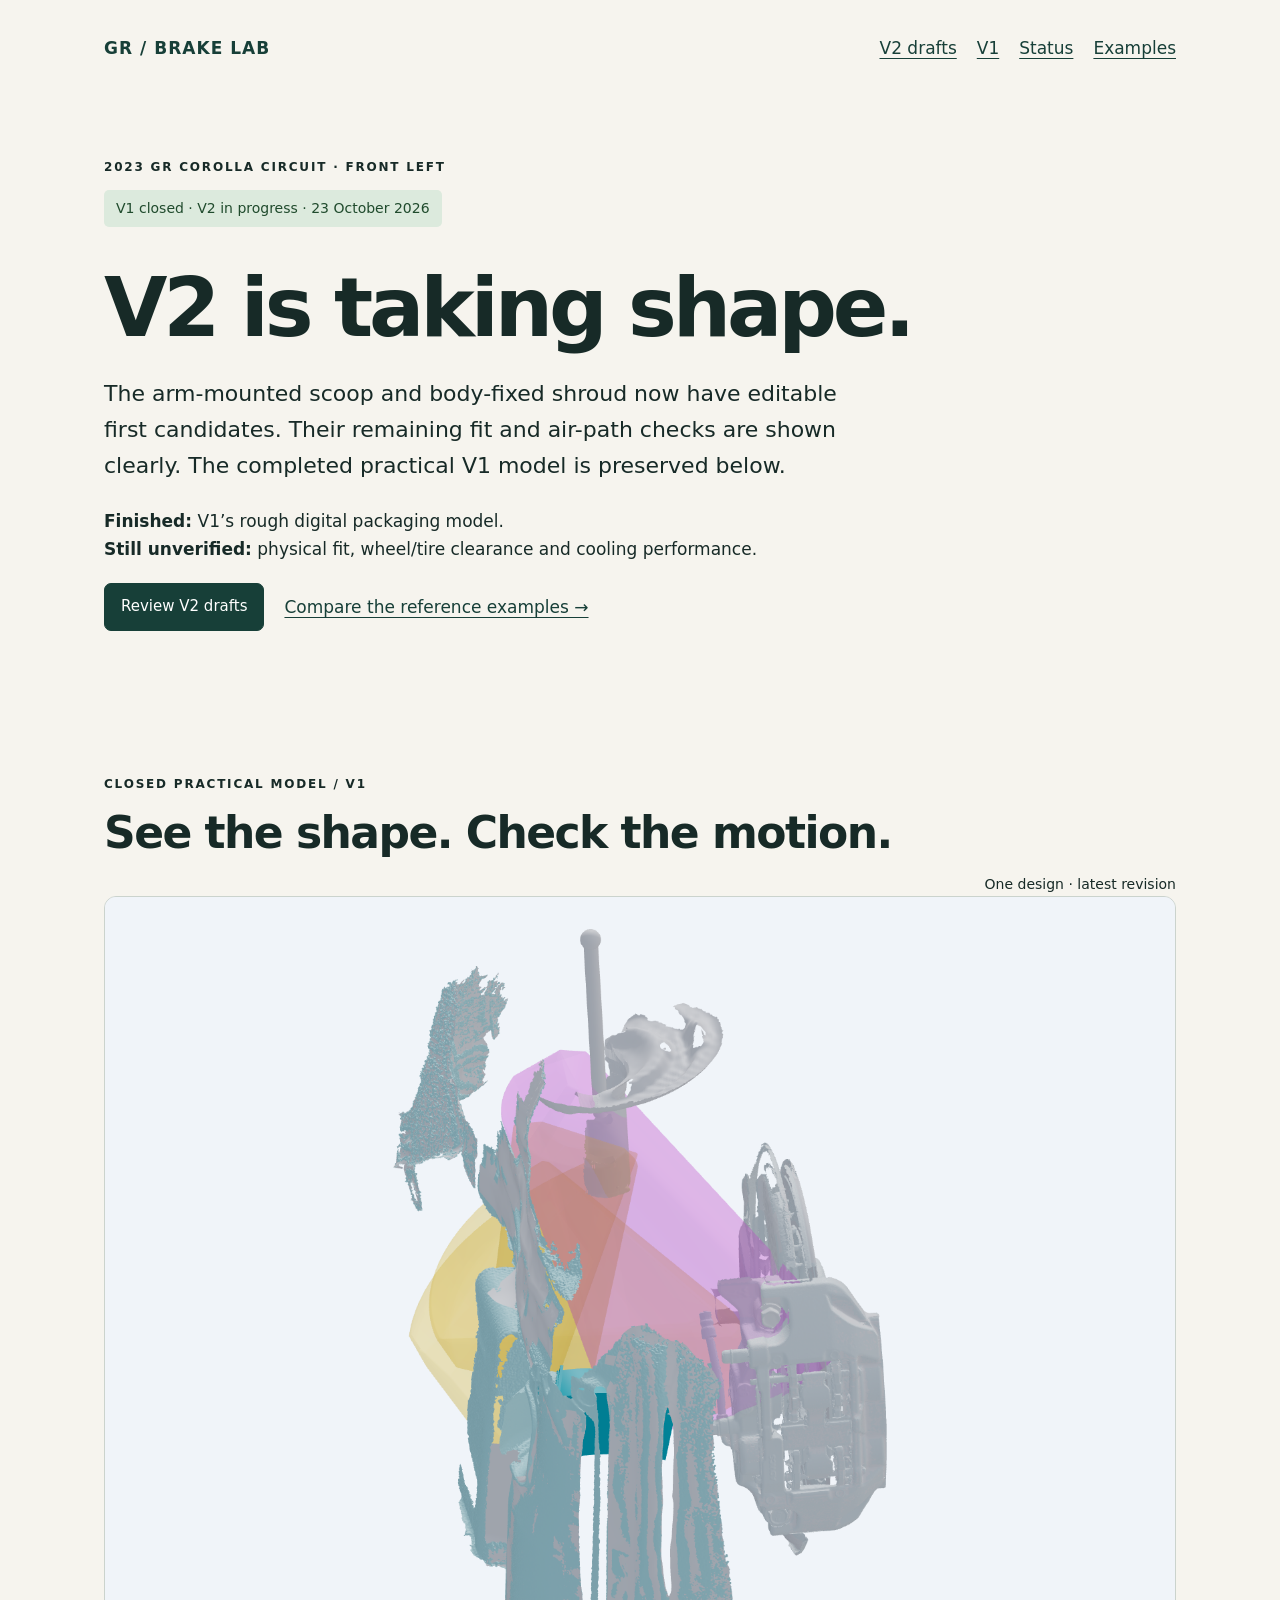
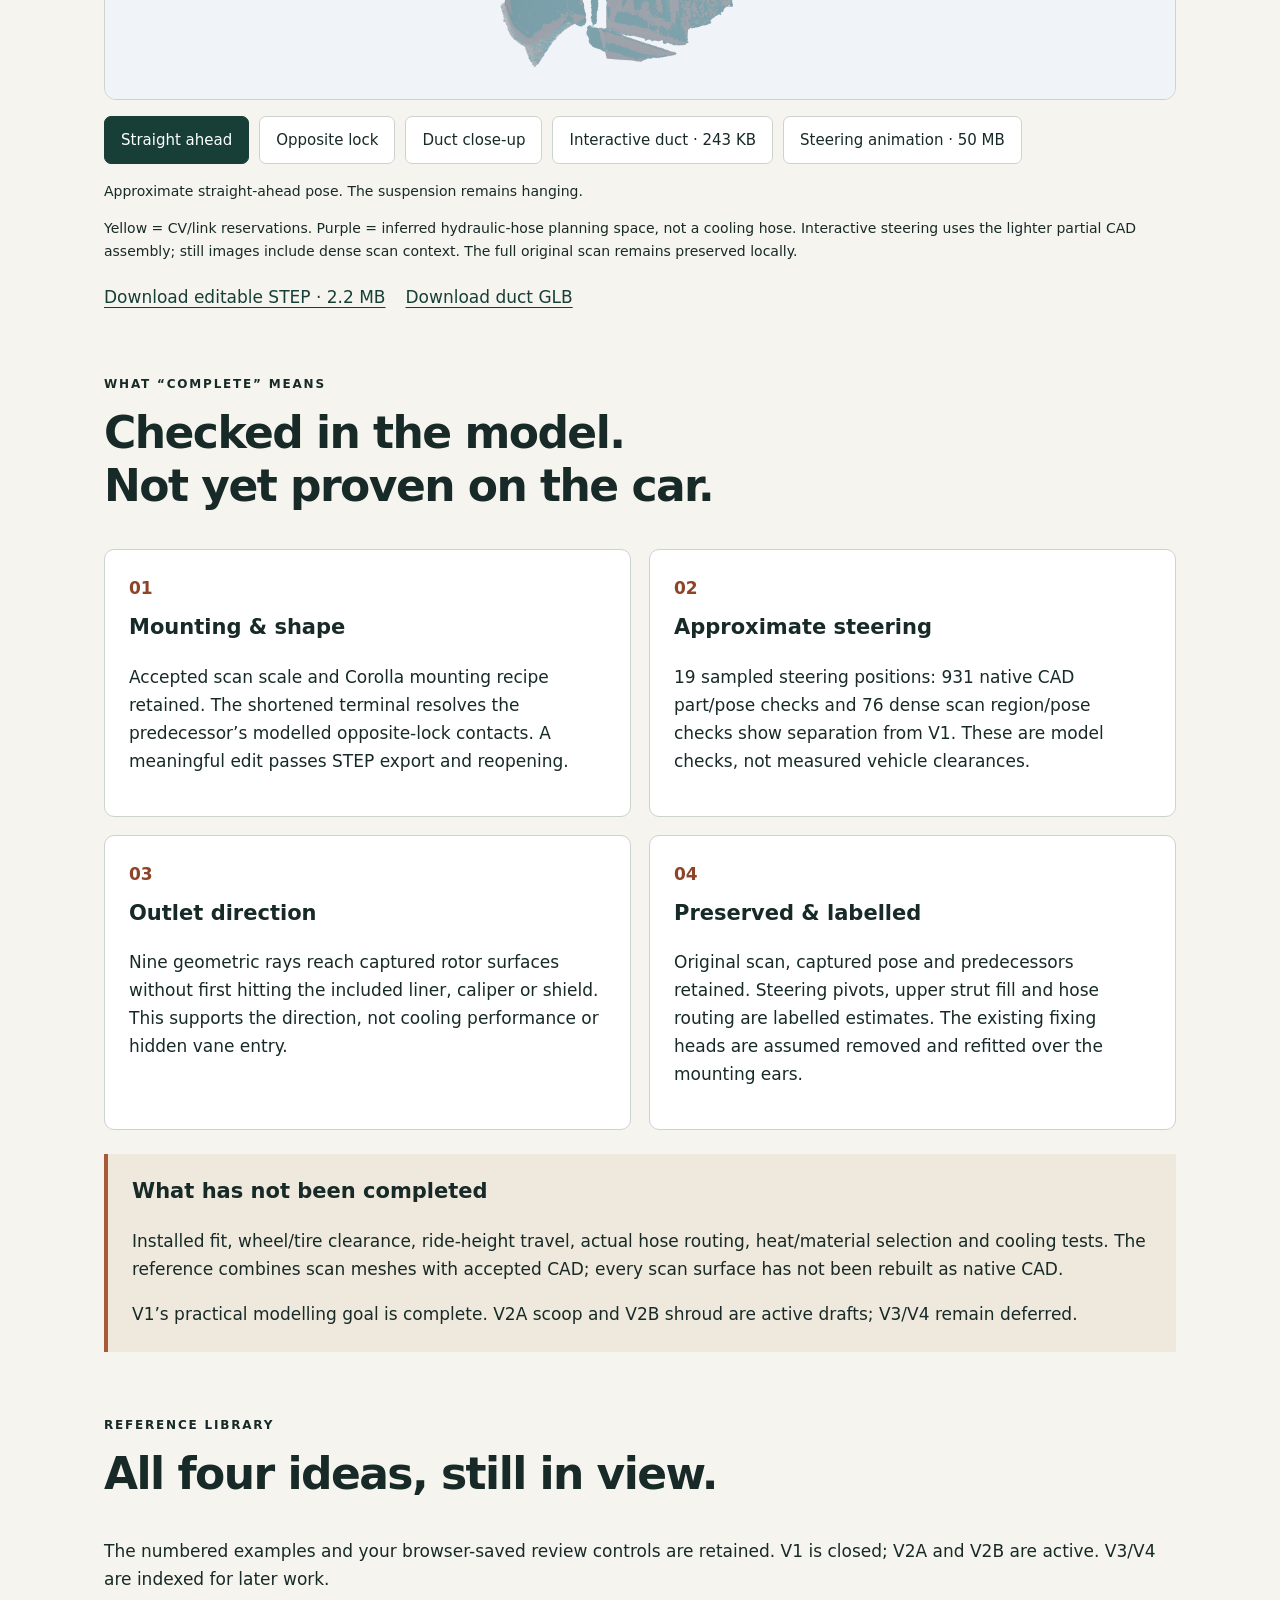
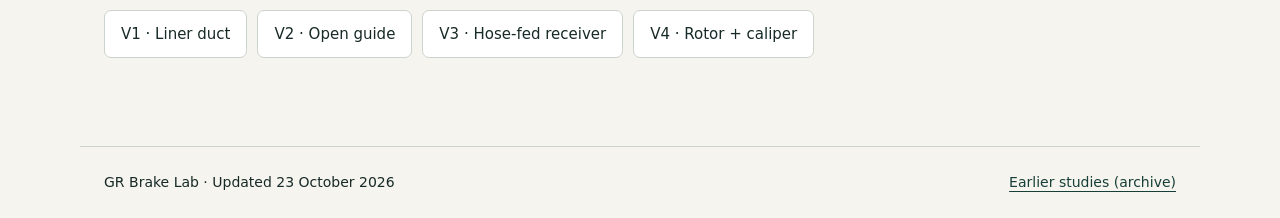
<file: index.html>
<!doctype html>
<html lang="en"><head><meta charset="utf-8"><meta name="viewport" content="width=device-width,initial-scale=1,viewport-fit=cover"><meta name="theme-color" content="#173f38"><meta name="description" content="GR Corolla brake cooling: V2 scoop and shroud drafts, closed V1 model, and four-version reference library."><title>V2 in progress · GR Brake Lab</title><link rel="icon" href="favicon.svg"><link rel="stylesheet" href="current.css"><script src="current.js" defer></script></head>
<body><a class="skip" href="#main">Skip to current model</a><header><a class="brand" href="index.html">GR / BRAKE LAB</a><nav aria-label="Main"><a href="v2.html">V2 drafts</a><a href="#model">V1</a><a href="#checks">Status</a><a href="review.html">Examples</a></nav></header>
<main id="main"><section class="hero"><p class="eyebrow">2023 GR COROLLA CIRCUIT · FRONT LEFT</p><p class="badge">V1 closed · V2 in progress · 23 October 2026</p><h1>V2 is taking shape.</h1><p class="lead">The arm-mounted scoop and body-fixed shroud now have editable first candidates. Their remaining fit and air-path checks are shown clearly. The completed practical V1 model is preserved below.</p><p><strong>Finished:</strong> V1’s rough digital packaging model.<br><strong>Still unverified:</strong> physical fit, wheel/tire clearance and cooling performance.</p><div class="links"><a class="button" href="v2.html">Review V2 drafts</a><a href="review.html#V1-01">Compare the reference examples →</a></div></section>
<section id="model" aria-labelledby="model-title"><div class="section-title"><div><p class="eyebrow">CLOSED PRACTICAL MODEL / V1</p><h2 id="model-title">See the shape. Check the motion.</h2></div><span>One design · latest revision</span></div><div class="viewer"><img id="poster" src="assets/current/straight.png" width="1600" height="1200" alt="Whole scan and CAD context at approximate straight ahead; yellow CV/link reservations and purple inferred hydraulic hose space"><div id="model-slot" hidden></div></div><div class="controls" aria-label="Model views"><button data-image="straight" aria-pressed="true">Straight ahead</button><button data-image="opposite" aria-pressed="false">Opposite lock</button><button data-image="duct" aria-pressed="false">Duct close-up</button><button data-model="v1" aria-pressed="false">Interactive duct · 243 KB</button><button data-model="steering" aria-pressed="false">Steering animation · 50 MB</button></div><p id="media-status" role="status">Approximate straight-ahead pose. The suspension remains hanging.</p><div id="play-controls" hidden><button id="play" aria-pressed="false">Play steering</button><label for="timeline">Steering position</label><input id="timeline" type="range" min="0" max="10" step="0.05" value="0"></div><p class="caption">Yellow = CV/link reservations. Purple = inferred hydraulic-hose planning space, not a cooling hose. Interactive steering uses the lighter partial CAD assembly; still images include dense scan context. The full original scan remains preserved locally.</p><div class="links"><a href="assets/current/v1.step" download>Download editable STEP · 2.2 MB</a><a href="assets/current/v1.glb" download>Download duct GLB</a></div></section>
<section id="checks"><p class="eyebrow">WHAT “COMPLETE” MEANS</p><h2>Checked in the model.<br>Not yet proven on the car.</h2><div class="grid"><article><span class="number">01</span><h3>Mounting & shape</h3><p>Accepted scan scale and Corolla mounting recipe retained. The shortened terminal resolves the predecessor’s modelled opposite-lock contacts. A meaningful edit passes STEP export and reopening.</p></article><article><span class="number">02</span><h3>Approximate steering</h3><p>19 sampled steering positions: 931 native CAD part/pose checks and 76 dense scan region/pose checks show separation from V1. These are model checks, not measured vehicle clearances.</p></article><article><span class="number">03</span><h3>Outlet direction</h3><p>Nine geometric rays reach captured rotor surfaces without first hitting the included liner, caliper or shield. This supports the direction, not cooling performance or hidden vane entry.</p></article><article><span class="number">04</span><h3>Preserved & labelled</h3><p>Original scan, captured pose and predecessors retained. Steering pivots, upper strut fill and hose routing are labelled estimates. The existing fixing heads are assumed removed and refitted over the mounting ears.</p></article></div><aside><h3>What has not been completed</h3><p>Installed fit, wheel/tire clearance, ride-height travel, actual hose routing, heat/material selection and cooling tests. The reference combines scan meshes with accepted CAD; every scan surface has not been rebuilt as native CAD.</p><p>V1’s practical modelling goal is complete. V2A scoop and V2B shroud are active drafts; V3/V4 remain deferred.</p></aside></section>
<section><p class="eyebrow">REFERENCE LIBRARY</p><h2>All four ideas, still in view.</h2><p>The numbered examples and your browser-saved review controls are retained. V1 is closed; V2A and V2B are active. V3/V4 are indexed for later work.</p><div class="controls"><a href="review.html#V1-01">V1 · Liner duct</a><a href="review.html#V2-01">V2 · Open guide</a><a href="review.html#V3-01">V3 · Hose-fed receiver</a><a href="review.html#V4-01">V4 · Rotor + caliper</a></div></section></main><footer><span>GR Brake Lab · Updated 23 October 2026</span><a href="earlier-concepts.html">Earlier studies (archive)</a></footer></body></html>
</file>
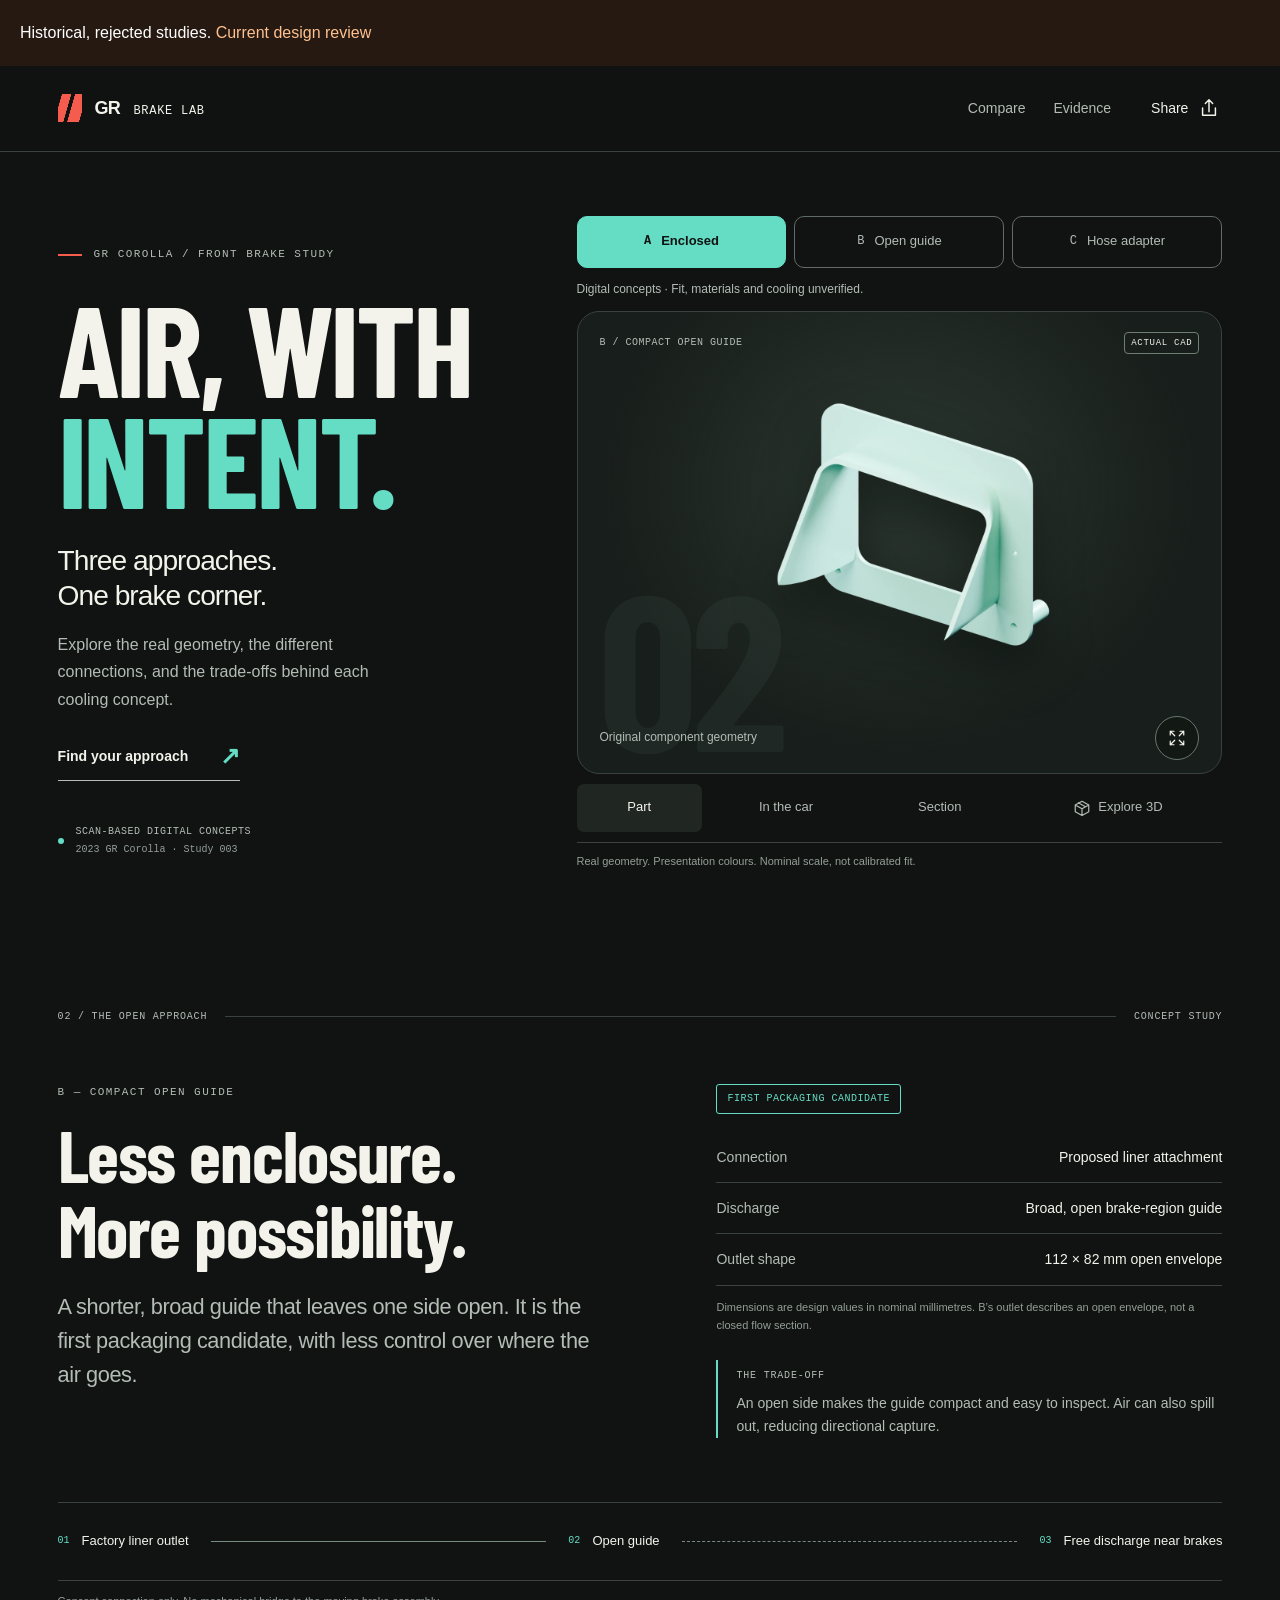
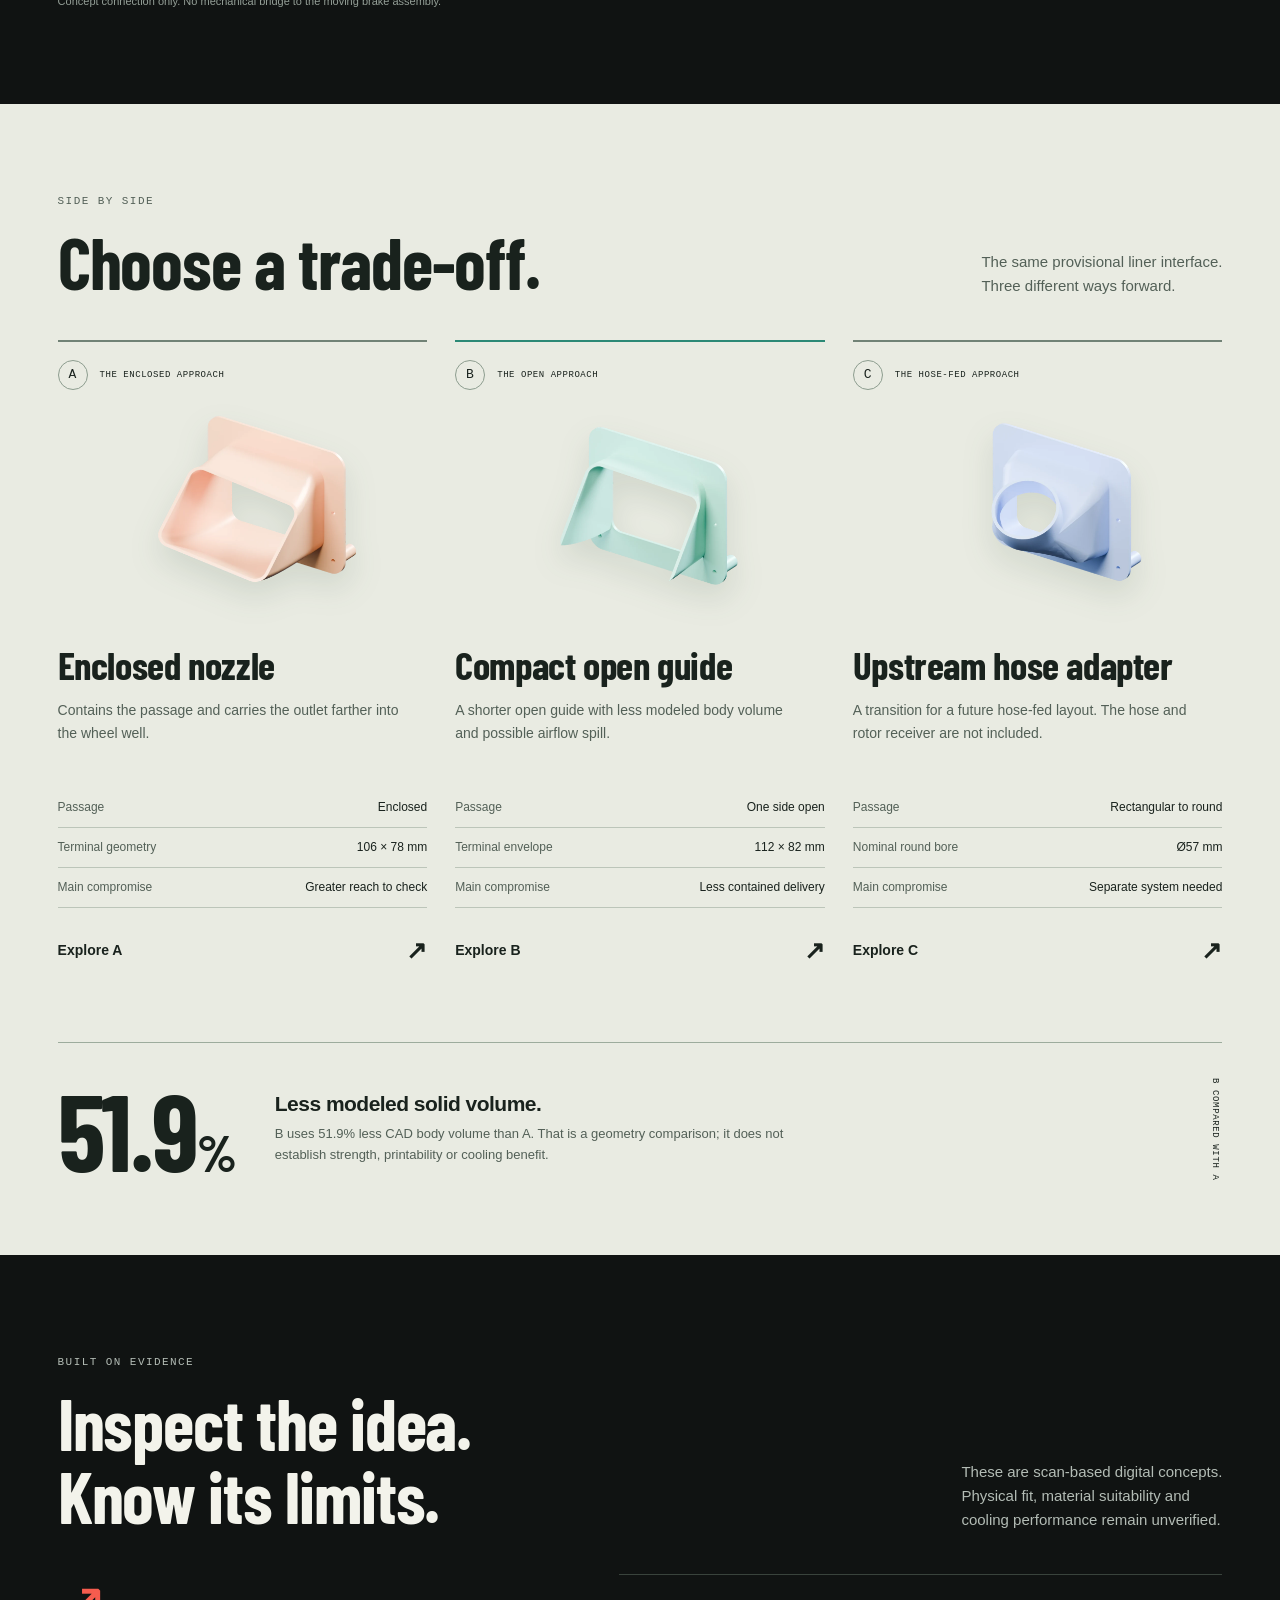
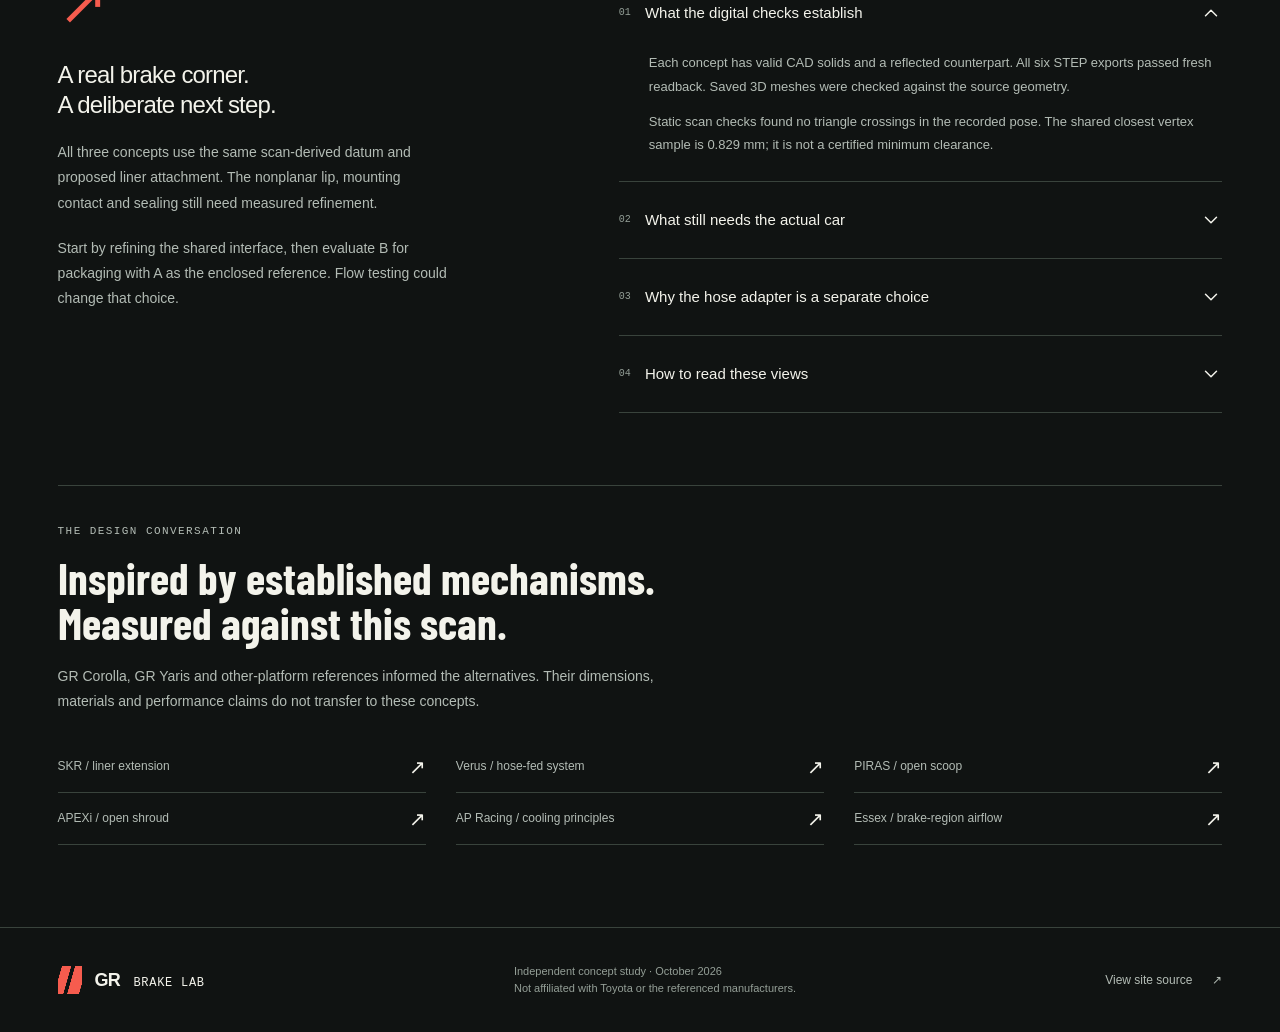
<file: archive-before-r015.html>
<!doctype html>
<html lang="en">
<head>
  <meta charset="utf-8">
  <meta name="viewport" content="width=device-width, initial-scale=1, viewport-fit=cover">
  <meta name="theme-color" content="#101312">
  <meta name="description" content="Explore three scan-based GR Corolla brake-cooling concepts. Real CAD, interactive 3D, and an honest look at the trade-offs.">
  <meta property="og:title" content="GR Brake Lab — Air, with intent.">
  <meta property="og:description" content="Three approaches to one brake corner. Explore the real geometry and compare the trade-offs.">
  <meta property="og:type" content="website">
  <meta property="og:url" content="https://barsnbolts.github.io/gr-corolla-brake-lab/">
  <meta property="og:image" content="https://barsnbolts.github.io/gr-corolla-brake-lab/assets/b-context.webp">
  <link rel="icon" href="favicon.svg" type="image/svg+xml">
  <link rel="preload" as="font" href="assets/vendor/barlow-condensed-700.ttf" type="font/ttf" crossorigin>
  <link rel="preload" as="image" href="assets/b-poster.webp">
  <link rel="stylesheet" href="styles.css">
  <script src="app.js" defer></script>
  <title>GR Brake Lab — Three Cooling Concepts</title>
</head>
<body><aside style="padding:20px;background:#251911;color:#fff">Historical, rejected studies. <a href="index.html" style="color:#ffc18f">Current design review</a></aside>
  <a class="skip-link" href="#concepts">Skip to the concepts</a>
  <div class="read-progress" aria-hidden="true"><span></span></div>
  <header class="site-header">
    <a class="wordmark" href="#top" aria-label="GR Brake Lab home"><span class="brand-stripes" aria-hidden="true"></span><strong>GR <span>BRAKE LAB</span></strong></a>
    <nav aria-label="Main navigation"><a href="#compare">Compare</a><a href="#evidence">Evidence</a><button class="share-button" type="button" id="share"><span>Share</span><svg viewBox="0 0 24 24" aria-hidden="true"><path d="M12 16V3m-4 4 4-4 4 4M5 12v8h14v-8"/></svg></button></nav>
  </header>
  <main id="top">
    <section class="hero shell" aria-labelledby="hero-title">
      <div class="hero-intro">
        <p class="eyebrow reveal"><span class="tiny-line"></span> GR COROLLA / FRONT BRAKE STUDY</p>
        <h1 id="hero-title" class="reveal">AIR, WITH<br><span>INTENT.</span></h1>
        <p class="hero-deck reveal">Three approaches.<br> One brake corner.</p>
        <p class="hero-description reveal">Explore the real geometry, the different connections, and the trade-offs behind each cooling concept.</p>
        <a class="text-link reveal" href="#concepts">Find your approach <span aria-hidden="true">↗</span></a>
        <div class="study-stamp reveal"><span class="status-dot" aria-hidden="true"></span><span>SCAN-BASED DIGITAL CONCEPTS<br><small>2023 GR Corolla · Study 003</small></span></div>
      </div>
      <div class="explorer" id="concepts">
        <div class="option-tabs" role="tablist" aria-label="Cooling concept">
          <button type="button" role="tab" id="tab-a" aria-controls="concept-stage" aria-selected="false" tabindex="-1" data-option="a"><span>A</span><span>Enclosed</span></button>
          <button type="button" role="tab" id="tab-b" aria-controls="concept-stage" aria-selected="true" tabindex="0" data-option="b"><span>B</span><span>Open guide</span></button>
          <button type="button" role="tab" id="tab-c" aria-controls="concept-stage" aria-selected="false" tabindex="-1" data-option="c"><span>C</span><span>Hose adapter</span></button>
        </div>
        <p class="concept-status">Digital concepts · Fit, materials and cooling unverified.</p>
        <div class="stage" id="concept-stage" role="tabpanel" aria-labelledby="tab-b" tabindex="0" data-view="part">
          <div class="stage-topline"><span id="stage-label">B / COMPACT OPEN GUIDE</span><span class="stage-tag">ACTUAL CAD</span></div>
          <span class="stage-index" aria-hidden="true" id="stage-index">02</span>
          <div class="media-wrap" id="media-wrap"><img id="concept-image" src="assets/b-poster.webp" width="1200" height="1000" alt="Teal compact open guide with an inlet flange and an intentionally open side." fetchpriority="high"><div id="model-slot" hidden></div></div>
          <div class="stage-bottomline"><span id="view-caption">Original component geometry</span><button id="expand-image" class="icon-button" type="button" aria-label="Enlarge current CAD view"><svg viewBox="0 0 24 24" aria-hidden="true"><path d="M8 3H3v5m13-5h5v5M3 16v5h5m13-5v5h-5M3 3l6 6m12-6-6 6M3 21l6-6m12 6-6-6"/></svg></button></div>
          <div id="model-controls" class="model-controls" hidden><button type="button" id="rotate-model" aria-pressed="false">Auto-rotate</button><button type="button" id="reset-model">Reset view</button></div>
          <div id="media-status" class="media-status" role="status" aria-live="polite"></div>
        </div>
        <div class="view-tabs" role="group" aria-label="View type"><button type="button" data-view="part" aria-pressed="true">Part</button><button type="button" data-view="context" aria-pressed="false">In the car</button><button type="button" data-view="section" aria-pressed="false">Section</button><button type="button" data-view="3d" aria-pressed="false"><svg viewBox="0 0 24 24" aria-hidden="true"><path d="m12 3 9 5v9l-9 5-9-5V8l9-5Zm-9 5 9 5 9-5m-9 5v9m-5-17 9 5"/></svg>Explore 3D</button></div>
        <p class="media-note" id="media-note">Real geometry. Presentation colours. Nominal scale, not calibrated fit.</p>
      </div>
    </section>

    <section class="concept-story shell" aria-labelledby="concept-title">
      <div class="section-marker"><span id="story-number">02 / THE OPEN APPROACH</span><span class="marker-rule"></span><span>CONCEPT STUDY</span></div>
      <div class="story-grid">
        <div><p class="eyebrow" id="concept-kicker">B — COMPACT OPEN GUIDE</p><h2 id="concept-title">Less enclosure.<br>More possibility.</h2><p class="large-copy" id="concept-description">A shorter, broad guide that leaves one side open. It is the first packaging candidate, with less control over where the air goes.</p></div>
        <div class="story-details"><span class="recommendation" id="recommendation">FIRST PACKAGING CANDIDATE</span><dl class="spec-list"><div><dt>Connection</dt><dd id="spec-mount">Proposed liner attachment</dd></div><div><dt>Discharge</dt><dd id="spec-route">Broad, open brake-region guide</dd></div><div><dt>Outlet shape</dt><dd id="spec-outlet">112 × 82 mm open envelope</dd></div></dl><p class="spec-note">Dimensions are design values in nominal millimetres. B’s outlet describes an open envelope, not a closed flow section.</p><div class="tradeoff"><span>THE TRADE-OFF</span><p id="concept-tradeoff">An open side makes the guide compact and easy to inspect. Air can also spill out, reducing directional capture.</p></div></div>
      </div>
      <div class="connection-diagram" aria-label="Conceptual connection, not simulated airflow"><div class="connection-node"><span>01</span><strong>Factory liner outlet</strong></div><span class="connection-line" aria-hidden="true"></span><div class="connection-node"><span>02</span><strong id="connection-part">Open guide</strong></div><span class="connection-line is-open" aria-hidden="true"></span><div class="connection-node"><span>03</span><strong id="connection-end">Free discharge near brakes</strong></div></div>
      <p class="diagram-note" id="diagram-note">Concept connection only. No mechanical bridge to the moving brake assembly.</p>
    </section>

    <section class="comparison-section" id="compare" aria-labelledby="compare-title">
      <div class="shell"><div class="section-heading reveal"><div><p class="eyebrow">SIDE BY SIDE</p><h2 id="compare-title">Choose a trade-off.</h2></div><p>The same provisional liner interface.<br>Three different ways forward.</p></div>
        <div class="comparison-grid">
          <article class="comparison-card reveal" data-theme="a"><div class="card-top"><span class="option-letter">A</span><span>THE ENCLOSED APPROACH</span></div><img src="assets/a-poster.webp" width="1200" height="1000" loading="lazy" alt="Orange enclosed nozzle with a curved, closed passage."><h3>Enclosed nozzle</h3><p>Contains the passage and carries the outlet farther into the wheel well.</p><dl><div><dt>Passage</dt><dd>Enclosed</dd></div><div><dt>Terminal geometry</dt><dd>106 × 78 mm</dd></div><div><dt>Main compromise</dt><dd>Greater reach to check</dd></div></dl><button type="button" class="card-link" data-select="a">Explore A <span aria-hidden="true">↗</span></button></article>
          <article class="comparison-card reveal" data-theme="b"><div class="card-top"><span class="option-letter">B</span><span>THE OPEN APPROACH</span></div><img src="assets/b-poster.webp" width="1200" height="1000" loading="lazy" alt="Teal open guide with a shorter body and one open side."><h3>Compact open guide</h3><p>A shorter open guide with less modeled body volume and possible airflow spill.</p><dl><div><dt>Passage</dt><dd>One side open</dd></div><div><dt>Terminal envelope</dt><dd>112 × 82 mm</dd></div><div><dt>Main compromise</dt><dd>Less contained delivery</dd></div></dl><button type="button" class="card-link" data-select="b">Explore B <span aria-hidden="true">↗</span></button></article>
          <article class="comparison-card reveal" data-theme="c"><div class="card-top"><span class="option-letter">C</span><span>THE HOSE-FED APPROACH</span></div><img src="assets/c-poster.webp" width="1200" height="1000" loading="lazy" alt="Blue rectangular-to-round upstream hose adapter."><h3>Upstream hose adapter</h3><p>A transition for a future hose-fed layout. The hose and rotor receiver are not included.</p><dl><div><dt>Passage</dt><dd>Rectangular to round</dd></div><div><dt>Nominal round bore</dt><dd>Ø57 mm</dd></div><div><dt>Main compromise</dt><dd>Separate system needed</dd></div></dl><button type="button" class="card-link" data-select="c">Explore C <span aria-hidden="true">↗</span></button></article>
        </div>
        <div class="geometry-fact reveal"><span class="fact-number">51.9<span>%</span></span><div><h3>Less modeled solid volume.</h3><p>B uses 51.9% less CAD body volume than A. That is a geometry comparison; it does not establish strength, printability or cooling benefit.</p></div><span class="fact-label">B COMPARED WITH A</span></div>
      </div>
    </section>

    <section class="evidence-section shell" id="evidence" aria-labelledby="evidence-title"><div class="section-heading reveal"><div><p class="eyebrow">BUILT ON EVIDENCE</p><h2 id="evidence-title">Inspect the idea.<br>Know its limits.</h2></div><p>These are scan-based digital concepts.<br>Physical fit, material suitability and<br>cooling performance remain unverified.</p></div>
      <div class="evidence-grid"><div class="evidence-lead reveal"><span class="evidence-symbol" aria-hidden="true">↗</span><h3>A real brake corner.<br>A deliberate next step.</h3><p>All three concepts use the same scan-derived datum and proposed liner attachment. The nonplanar lip, mounting contact and sealing still need measured refinement.</p><p>Start by refining the shared interface, then evaluate B for packaging with A as the enclosed reference. Flow testing could change that choice.</p></div><div class="evidence-details">
        <details open><summary><span>01</span>What the digital checks establish<svg viewBox="0 0 24 24" aria-hidden="true"><path d="M6 9l6 6 6-6"/></svg></summary><div><p>Each concept has valid CAD solids and a reflected counterpart. All six STEP exports passed fresh readback. Saved 3D meshes were checked against the source geometry.</p><p>Static scan checks found no triangle crossings in the recorded pose. The shared closest vertex sample is 0.829 mm; it is not a certified minimum clearance.</p></div></details>
        <details><summary><span>02</span>What still needs the actual car<svg viewBox="0 0 24 24" aria-hidden="true"><path d="M6 9l6 6 6-6"/></svg></summary><div><p>Physical scale, liner contact and sealing, backside support, fastener retention, wheel and tyre clearance, full steering and suspension movement, and material/temperature testing.</p><p>The wheel is absent from the scan. Reflected geometry does not verify the opposite side. No prototype or installation is approved by this study.</p></div></details>
        <details><summary><span>03</span>Why the hose adapter is a separate choice<svg viewBox="0 0 24 24" aria-hidden="true"><path d="M6 9l6 6 6-6"/></svg></summary><div><p>C finishes the upstream component concept. An actual hose fit, retention method, moving hose route and rotor-side receiver are separate work. Its nominal 63 mm outside / 57 mm inside round band is a design choice.</p><p>The terminal section is 67.6% smaller than the inlet section. The piecewise taper has slope changes; pressure loss and cooling have not been measured.</p></div></details>
        <details><summary><span>04</span>How to read these views<svg viewBox="0 0 24 24" aria-hidden="true"><path d="M6 9l6 6 6-6"/></svg></summary><div><p>“Part” and interactive 3D show the new component. “In the car” places it against the recorded scan pose. “Section” is a diagnostic visual cut, not a manufactured half-part.</p><p>Colours and orientation aid comparison. Dimensions remain nominal and uncalibrated. There is no simulated airflow in these animations.</p><p>C’s tested one-degree aim edit succeeds; a tested three-degree edit is rejected by the CAD construction. Arbitrary parameter changes are not qualified.</p></div></details>
      </div></div>
      <div class="sources-block reveal"><p class="eyebrow">THE DESIGN CONVERSATION</p><h3>Inspired by established mechanisms.<br>Measured against this scan.</h3><p>GR Corolla, GR Yaris and other-platform references informed the alternatives. Their dimensions, materials and performance claims do not transfer to these concepts.</p><div class="source-links"><a href="https://www.skrdynamics.com/product-page/gr-yaris-brake-duct" target="_blank" rel="noopener noreferrer">SKR / liner extension <span aria-hidden="true">↗</span></a><a href="https://www.verus-engineering.com/shop/full-brake-cooling-kit-toyota-gr-corolla-4199" target="_blank" rel="noopener noreferrer">Verus / hose-fed system <span aria-hidden="true">↗</span></a><a href="https://www.pirasmotorsport.com/collections/best-sellers/products/piii-gr-corolla-brake-cooling-kit" target="_blank" rel="noopener noreferrer">PIRAS / open scoop <span aria-hidden="true">↗</span></a><a href="https://www.apexi.co.jp/products/others/gr-corolla-gzea14h-originalparts/" target="_blank" rel="noopener noreferrer">APEXi / open shroud <span aria-hidden="true">↗</span></a><a href="https://apracing.com/race-car/brake-discs/disc-cooling" target="_blank" rel="noopener noreferrer">AP Racing / cooling principles <span aria-hidden="true">↗</span></a><a href="https://www.essexparts.com/news-blog/do-i-need-brake-ducts-on-my-track-car" target="_blank" rel="noopener noreferrer">Essex / brake-region airflow <span aria-hidden="true">↗</span></a></div></div>
    </section>
  </main>
  <footer class="site-footer shell"><a class="wordmark" href="#top"><span class="brand-stripes" aria-hidden="true"></span><strong>GR <span>BRAKE LAB</span></strong></a><p>Independent concept study · October 2026<br>Not affiliated with Toyota or the referenced manufacturers.</p><a href="https://github.com/barsnbolts/gr-corolla-brake-lab" target="_blank" rel="noopener noreferrer">View site source <span aria-hidden="true">↗</span></a></footer>
  <p id="announcement" class="sr-only" role="status" aria-live="polite"></p>
  <dialog id="image-dialog" aria-label="Enlarged CAD view"><button type="button" class="dialog-close" aria-label="Close enlarged view">Close <span aria-hidden="true">×</span></button><img id="dialog-image" alt=""><p id="dialog-caption"></p></dialog>
  <dialog id="share-dialog" aria-labelledby="share-title"><button type="button" class="dialog-close" aria-label="Close share dialog">Close <span aria-hidden="true">×</span></button><h2 id="share-title">Take the idea with you.</h2><p>Copy this link to reopen the selected concept and view.</p><label for="share-url">Shareable link</label><input id="share-url" type="url" readonly><button type="button" id="copy-link" class="primary-button">Copy link</button><p id="share-status" role="status"></p></dialog>
  <noscript><p class="noscript">The comparison and evidence remain available below. Enable JavaScript to switch views and explore interactive 3D.</p></noscript>
</body>
</html>
</file>
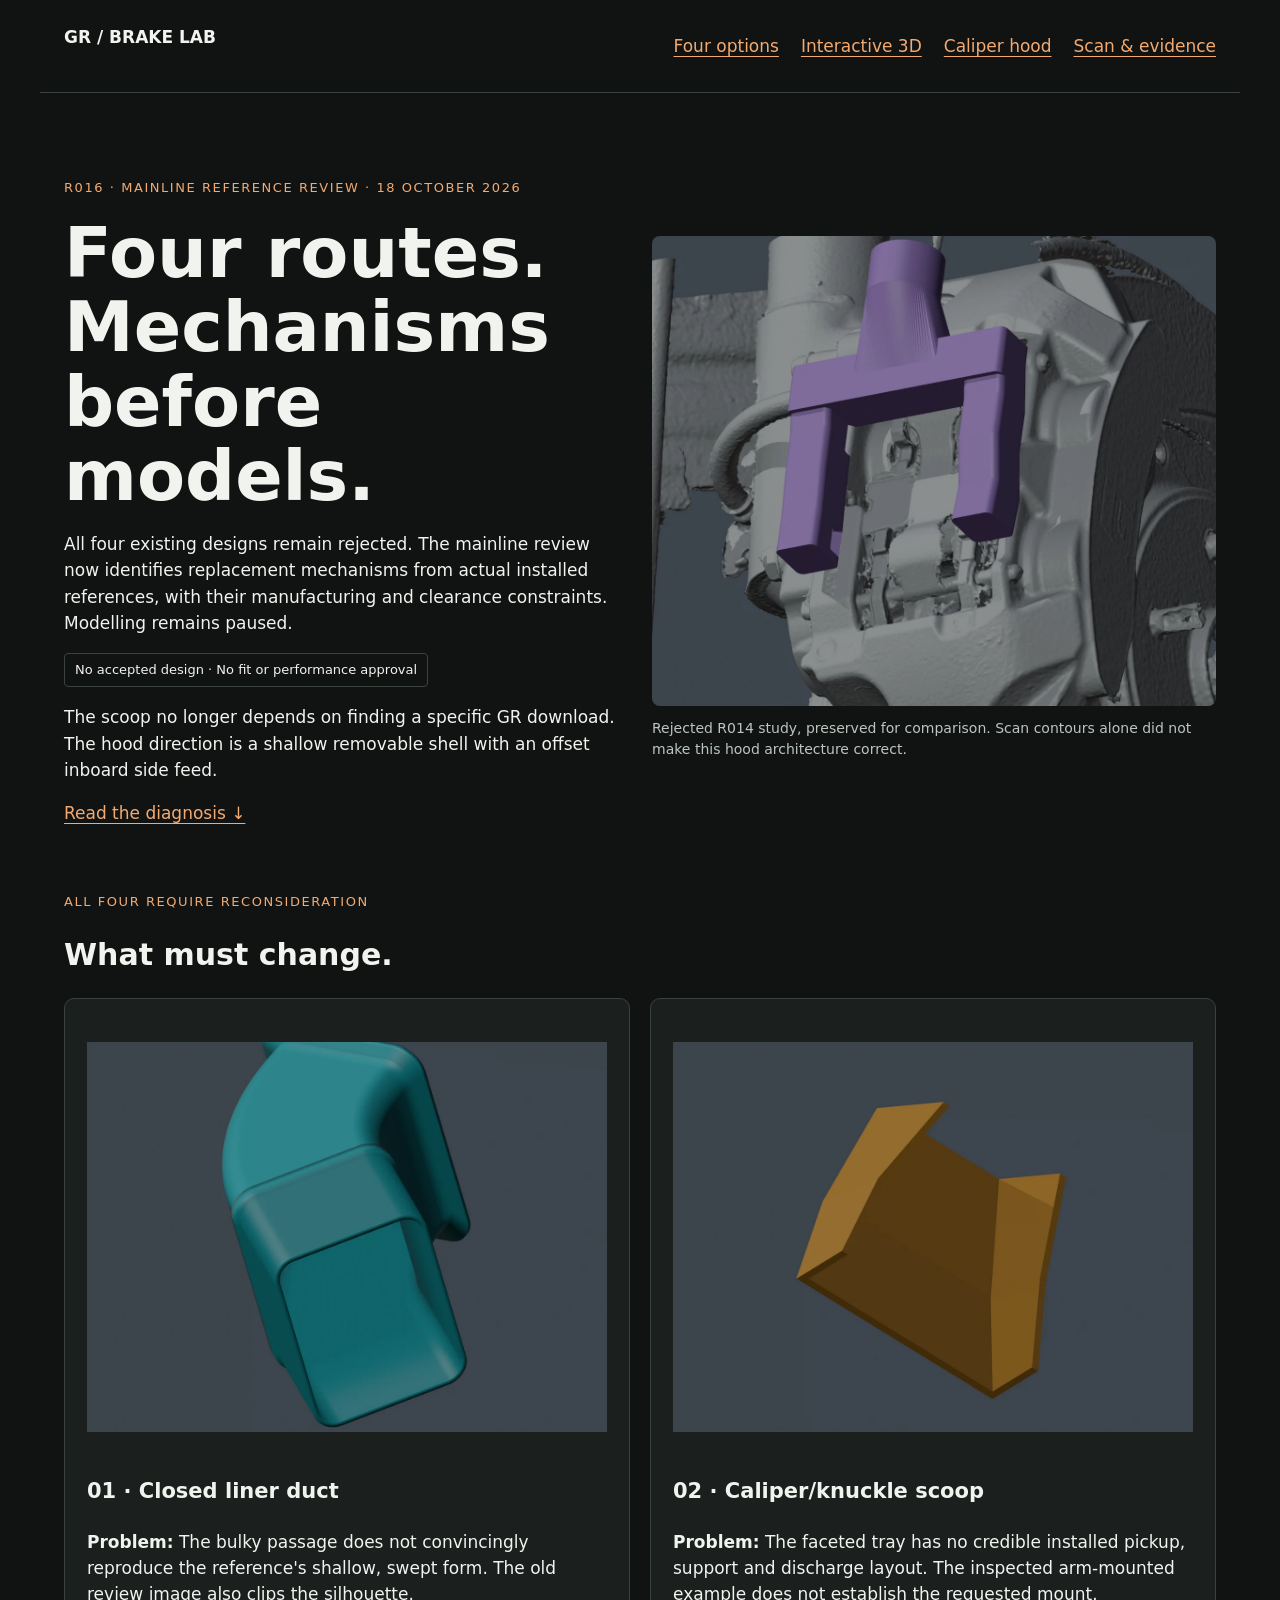
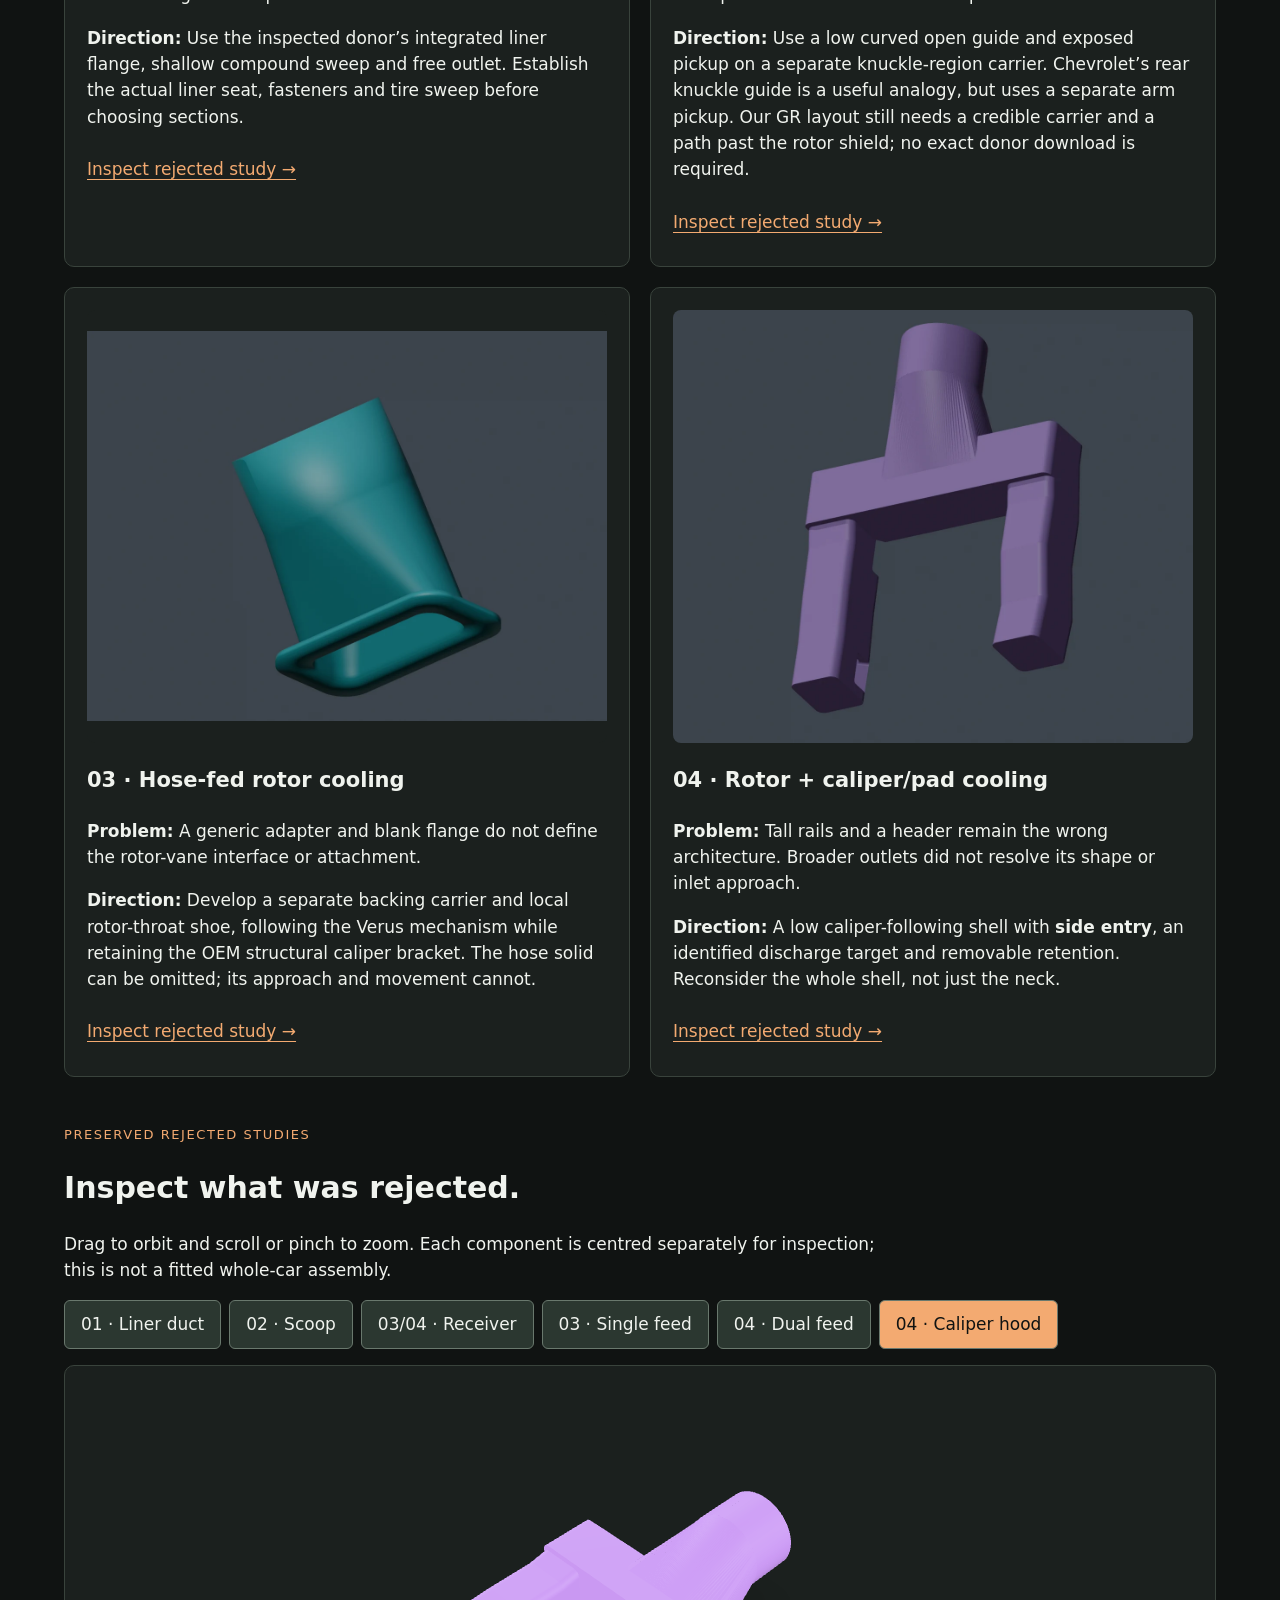
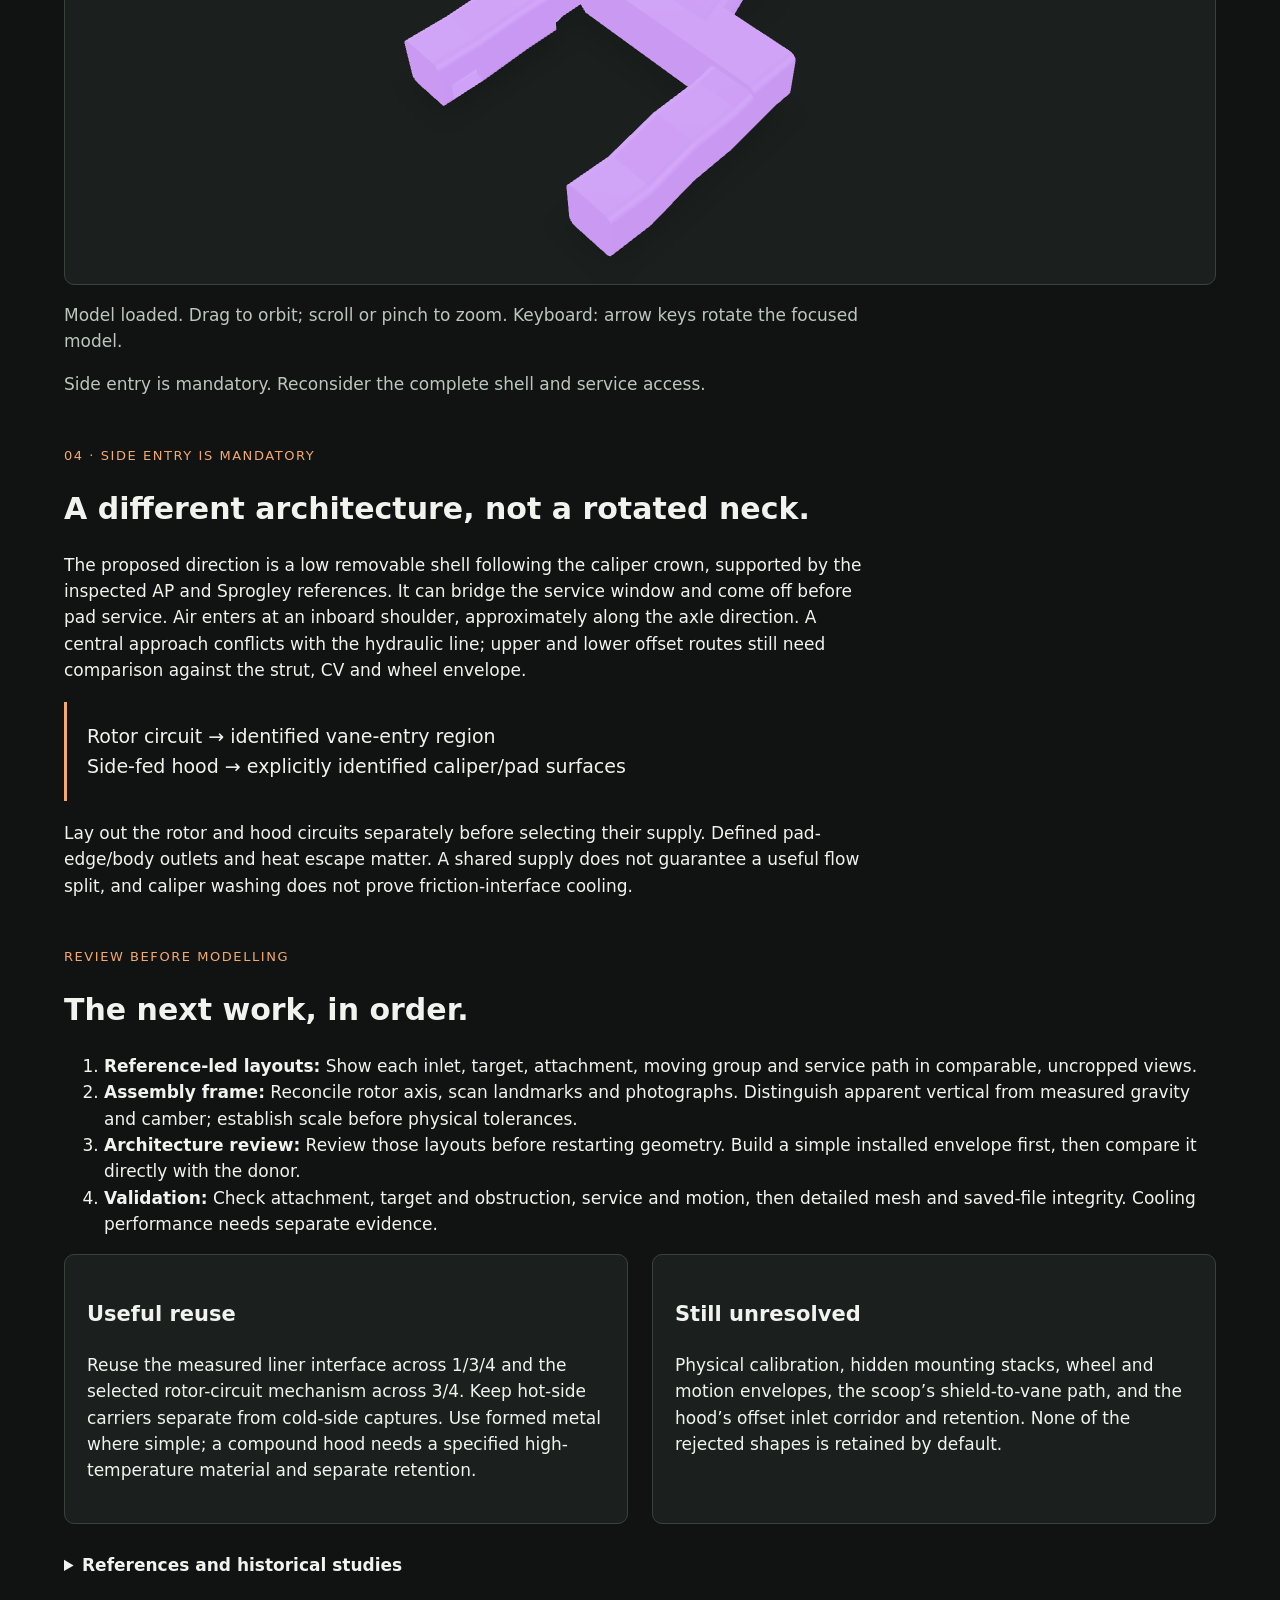
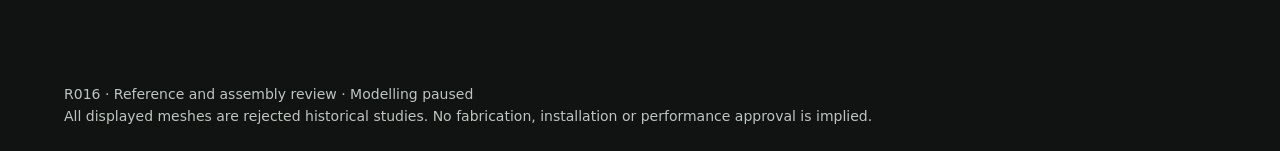
<file: archive-r015.html>
<!doctype html>
<html lang="en"><head><meta charset="utf-8"><meta name="viewport" content="width=device-width,initial-scale=1"><meta name="description" content="R016 reference review: four rejected GR Corolla brake-cooling studies, corrected mechanisms, manufacturing directions and preserved 3D history."><title>GR Brake Lab — R016 · Reference review</title><style>
:root{color-scheme:dark;--bg:#101312;--panel:#1b201e;--text:#f0f3ee;--muted:#bcc6bf;--line:#39433c;--accent:#f3aa71}*{box-sizing:border-box}body{margin:0;background:var(--bg);color:var(--text);font:17px/1.55 system-ui,sans-serif}main,header,footer{max-width:1200px;margin:auto;padding:24px}header{display:flex;justify-content:space-between;gap:20px;flex-wrap:wrap;border-bottom:1px solid var(--line)}a{color:var(--accent);text-underline-offset:4px}a,button,summary{min-height:44px}a:focus-visible,button:focus-visible,summary:focus-visible{outline:3px solid #fff;outline-offset:4px}h1{font-size:clamp(36px,6vw,70px);line-height:1.06;margin:18px 0}h2{font-size:30px;line-height:1.2}h3{font-size:21px}p{max-width:75ch}.eyebrow{color:var(--accent);font-size:13px;letter-spacing:.12em;text-transform:uppercase}.muted,figcaption{color:var(--muted)}.grid{display:grid;grid-template-columns:repeat(2,minmax(0,1fr));gap:24px}.cards{display:grid;grid-template-columns:repeat(3,minmax(0,1fr));gap:20px}figure{margin:0}img{width:100%;height:auto;display:block;background:var(--panel);border-radius:8px}figcaption{padding:12px 0;font-size:14px}section{margin:48px 0}.panel,article{padding:22px;background:var(--panel);border:1px solid var(--line);border-radius:10px}article img{aspect-ratio:1.2;object-fit:contain}.tag{display:inline-block;padding:6px 10px;border:1px solid var(--line);border-radius:4px;font-size:13px;color:var(--muted)}button{background:#2b3730;color:var(--text);border:1px solid #69786d;border-radius:6px;padding:10px 16px;font:inherit;cursor:pointer;margin:6px 8px 6px 0}button[aria-pressed=true]{background:var(--accent);color:#101312}model-viewer{display:block;width:100%;height:460px;background:var(--panel);border-radius:10px}.route{padding:20px;border-left:3px solid var(--accent);font-size:19px}summary{cursor:pointer;padding:10px 0;font-weight:650}footer{color:var(--muted);font-size:14px}ul{padding-left:22px}@media(max-width:720px){.grid,.cards{grid-template-columns:1fr}main,header,footer{padding:18px}model-viewer{height:360px}section{margin:34px 0}}@media(prefers-reduced-motion:reduce){*{scroll-behavior:auto!important}}

html{scroll-padding-top:24px}.skip-link{position:absolute;left:16px;top:-100px;padding:12px;background:var(--text);color:var(--bg);z-index:10}.skip-link:focus{top:12px}nav{display:flex;flex-wrap:wrap;gap:8px 22px}nav a{display:inline-flex;align-items:center}.cards{grid-template-columns:repeat(2,minmax(0,1fr))}.cards a{display:inline-flex;align-items:center}.hero{align-items:center}.hero img{aspect-ratio:1.2;object-fit:contain}.controls{display:flex;flex-wrap:wrap;gap:8px;margin:16px 0}.controls button{margin:0}model-viewer{height:520px;border:1px solid var(--line)}details{margin:18px 0}.status{min-height:3em;color:var(--muted)}.tag{color:var(--text)}.metrics{display:flex;flex-wrap:wrap;gap:10px}.metric{padding:14px;background:var(--panel);border:1px solid var(--line);border-radius:8px}.metric strong{display:block;font-size:26px}.card-note{font-size:15px;color:var(--muted)}@media(max-width:720px){.cards{grid-template-columns:1fr}model-viewer{height:380px}.controls button{flex:1 1 42%}h2{font-size:26px}}
</style></head><body>
<a class="skip-link" href="#main">Skip to models</a>
<header><strong>GR / BRAKE LAB</strong><nav aria-label="Main navigation"><a href="#existing">Four options</a><a href="#interactive">Interactive 3D</a><a href="#fourth">Caliper hood</a><a href="#orientation">Scan &amp; evidence</a></nav></header>
<main id="main">
<section class="grid hero"><div><p class="eyebrow">R016 · Mainline reference review · 18 October 2026</p><h1>Four routes.<br>Mechanisms before models.</h1><p>All four existing designs remain rejected. The mainline review now identifies replacement mechanisms from actual installed references, with their manufacturing and clearance constraints. Modelling remains paused.</p><span class="tag">No accepted design · No fit or performance approval</span><p>The scoop no longer depends on finding a specific GR download. The hood direction is a shallow removable shell with an offset inboard side feed.</p><p><a href="#existing">Read the diagnosis ↓</a></p></div><figure><img src="assets/r014/hood-context.webp" width="1200" height="1000" fetchpriority="high" alt="Rejected purple hood study positioned over the grey caliper scan"><figcaption>Rejected R014 study, preserved for comparison. Scan contours alone did not make this hood architecture correct.</figcaption></figure></section>
<section id="existing"><p class="eyebrow">All four require reconsideration</p><h2>What must change.</h2><div class="cards">
<article><img src="assets/r014/liner.webp" width="1200" height="900" loading="lazy" alt="Rejected bulky closed liner duct study"><h3>01 · Closed liner duct</h3><p><strong>Problem:</strong> The bulky passage does not convincingly reproduce the reference's shallow, swept form. The old review image also clips the silhouette.</p><p><strong>Direction:</strong> Use the inspected donor’s integrated liner flange, shallow compound sweep and free outlet. Establish the actual liner seat, fasteners and tire sweep before choosing sections.</p><a href="#interactive" data-select="liner">Inspect rejected study →</a></article>
<article><img src="assets/r014/scoop.webp" width="1200" height="900" loading="lazy" alt="Rejected straight-walled underbody scoop study"><h3>02 · Caliper/knuckle scoop</h3><p><strong>Problem:</strong> The faceted tray has no credible installed pickup, support and discharge layout. The inspected arm-mounted example does not establish the requested mount.</p><p><strong>Direction:</strong> Use a low curved open guide and exposed pickup on a separate knuckle-region carrier. Chevrolet’s rear knuckle guide is a useful analogy, but uses a separate arm pickup. Our GR layout still needs a credible carrier and a path past the rotor shield; no exact donor download is required.</p><a href="#interactive" data-select="scoop">Inspect rejected study →</a></article>
<article><img src="assets/r014/receiver.webp" width="1200" height="900" loading="lazy" alt="Rejected generic round-to-slot rotor receiver study"><h3>03 · Hose-fed rotor cooling</h3><p><strong>Problem:</strong> A generic adapter and blank flange do not define the rotor-vane interface or attachment.</p><p><strong>Direction:</strong> Develop a separate backing carrier and local rotor-throat shoe, following the Verus mechanism while retaining the OEM structural caliper bracket. The hose solid can be omitted; its approach and movement cannot.</p><a href="#interactive" data-select="receiver">Inspect rejected study →</a></article>
<article><img src="assets/r014/hood.webp" width="1200" height="1000" loading="lazy" alt="Rejected tall twin-rail caliper hood study"><h3>04 · Rotor + caliper/pad cooling</h3><p><strong>Problem:</strong> Tall rails and a header remain the wrong architecture. Broader outlets did not resolve its shape or inlet approach.</p><p><strong>Direction:</strong> A low caliper-following shell with <strong>side entry</strong>, an identified discharge target and removable retention. Reconsider the whole shell, not just the neck.</p><a href="#interactive" data-select="hood">Inspect rejected study →</a></article>
</div></section>
<section id="interactive"><p class="eyebrow">Preserved rejected studies</p><h2>Inspect what was rejected.</h2><p>Drag to orbit and scroll or pinch to zoom. Each component is centred separately for inspection; this is not a fitted whole-car assembly.</p>
<div class="controls" role="group" aria-label="Choose a component"><button type="button" data-part="liner" aria-pressed="false">01 · Liner duct</button><button type="button" data-part="scoop" aria-pressed="false">02 · Scoop</button><button type="button" data-part="receiver" aria-pressed="false">03/04 · Receiver</button><button type="button" data-part="feed" aria-pressed="false">03 · Single feed</button><button type="button" data-part="dual-feed" aria-pressed="false">04 · Dual feed</button><button type="button" data-part="hood" aria-pressed="true">04 · Caliper hood</button></div>
<model-viewer id="model" src="assets/r014/hood.glb" poster="assets/r014/hood.webp" camera-controls camera-orbit="45deg 45deg auto" touch-action="pan-y" interaction-prompt="none" shadow-intensity="0.4" exposure="1" alt="Rejected R014 caliper hood study"></model-viewer>
<p id="model-status" class="status" role="status">Loading the rejected hood study…</p><p id="part-note" class="muted">Side entry is mandatory. Reconsider the complete shell and service access.</p>
<noscript><p>JavaScript is required for interactive 3D. The actual component renders and review remain available on this page.</p></noscript></section>
<section id="fourth"><p class="eyebrow">04 · Side entry is mandatory</p><h2>A different architecture, not a rotated neck.</h2><p>The proposed direction is a low removable shell following the caliper crown, supported by the inspected AP and Sprogley references. It can bridge the service window and come off before pad service. Air enters at an inboard shoulder, approximately along the axle direction. A central approach conflicts with the hydraulic line; upper and lower offset routes still need comparison against the strut, CV and wheel envelope.</p><p class="route">Rotor circuit → identified vane-entry region<br>Side-fed hood → explicitly identified caliper/pad surfaces</p><p>Lay out the rotor and hood circuits separately before selecting their supply. Defined pad-edge/body outlets and heat escape matter. A shared supply does not guarantee a useful flow split, and caliper washing does not prove friction-interface cooling.</p></section>
<section id="orientation"><p class="eyebrow">Review before modelling</p><h2>The next work, in order.</h2><ol><li><strong>Reference-led layouts:</strong> Show each inlet, target, attachment, moving group and service path in comparable, uncropped views.</li><li><strong>Assembly frame:</strong> Reconcile rotor axis, scan landmarks and photographs. Distinguish apparent vertical from measured gravity and camber; establish scale before physical tolerances.</li><li><strong>Architecture review:</strong> Review those layouts before restarting geometry. Build a simple installed envelope first, then compare it directly with the donor.</li><li><strong>Validation:</strong> Check attachment, target and obstruction, service and motion, then detailed mesh and saved-file integrity. Cooling performance needs separate evidence.</li></ol><div class="grid"><div class="panel"><h3>Useful reuse</h3><p>Reuse the measured liner interface across 1/3/4 and the selected rotor-circuit mechanism across 3/4. Keep hot-side carriers separate from cold-side captures. Use formed metal where simple; a compound hood needs a specified high-temperature material and separate retention.</p></div><div class="panel"><h3>Still unresolved</h3><p>Physical calibration, hidden mounting stacks, wheel and motion envelopes, the scoop’s shield-to-vane path, and the hood’s offset inlet corridor and retention. None of the rejected shapes is retained by default.</p></div></div>
<details><summary>References and historical studies</summary><p><a href="https://cults3d.com/en/3d-model/various/gr-yaris-brake-cooling-duct">Owner-linked GR Yaris duct</a> · <a href="https://www.skrdynamics.com/product-page/gr-yaris-brake-duct">SKR supporting donor</a> · <a href="https://www.verus-engineering.com/shop/morizo-brake-cooling-kit-toyota-gr-corolla-5125">Verus Corolla rotor cooling</a> · <a href="https://www.tf-works.com/tf-works-billet-brake-cooling-duct-kit-toyota-gr-corolla/">TF-Works GR carrier duct</a> · <a href="https://apracing.com/cdn/drawings/cp6840-1_cd.pdf">AP caliper duct</a> · <a href="https://www.essexparts.com/storage/wysiwyg/13-99-00092_grcorolla_front.pdf">Essex OE-caliper installation photos</a>.</p><p>These references describe different mechanisms and applications. Donor dimensions and mounts do not automatically transfer. The exact paid Cults mesh has not been obtained.</p><p><a href="https://www.chevrolet.com/content/dam/chevrolet/na/us/english/index/Performance/corvette-experience/02-pdfs/v2/corvette-academy-track-preparation-guide.pdf#page=8">Chevrolet knuckle-guide precedent</a> · <a href="https://www.sprogleymotorsport.co.uk/product-page/sprogley-motorsport-caliper-cooling-scoops-ap-racing-pro5000r-cp9660">Sprogley installed caliper hood</a> · <a href="archive-before-r015.html">Historical explorer →</a> Earlier pages and models are retained as rejected studies, not accepted designs.</p></details></section>
</main><footer>R016 · Reference and assembly review · Modelling paused<br>All displayed meshes are rejected historical studies. No fabrication, installation or performance approval is implied.</footer>
<script type="module">
import './assets/vendor/model-viewer.min.js';
const model=document.querySelector('#model'),status=document.querySelector('#model-status'),note=document.querySelector('#part-note');
const parts={liner:['Rejected liner duct','Bulky passage; reference silhouette, fastening and outlet layout need reconsideration.'],scoop:['Rejected scoop','Uninstalled tray; caliper/knuckle attachment and credible pickup-to-target layout are unresolved.'],receiver:['Rejected rotor receiver','Generic adapter; rotor interface and attachment architecture need selection.'],feed:['Rejected single feed','Bulky plenum; intake form and hose approach require reference-led review.'],'dual-feed':['Rejected dual feed','Neither this form nor its flow split is selected.'],hood:['Rejected caliper hood','Side entry is mandatory. Reconsider the complete shell and service access.']};
function choose(part){if(!Object.hasOwn(parts,part))return;const [name,description]=parts[part];model.setAttribute('src',`assets/r014/${part}.glb`);if(part==='feed')model.removeAttribute('poster');else model.setAttribute('poster',`assets/r014/${part}.webp`);model.setAttribute('alt',`${name}, rejected historical study`);model.setAttribute('camera-orbit','45deg 45deg auto');note.textContent=description;status.textContent=`Loading ${name.toLowerCase()}…`;document.querySelectorAll('[data-part]').forEach(b=>b.setAttribute('aria-pressed',String(b.dataset.part===part)));const url=new URL(location.href);url.searchParams.set('part',part);history.replaceState(null,'',url);}
document.querySelectorAll('[data-part]').forEach(b=>b.addEventListener('click',()=>choose(b.dataset.part)));
document.querySelectorAll('[data-select]').forEach(a=>a.addEventListener('click',()=>choose(a.dataset.select)));
model.addEventListener('load',()=>{status.textContent='Model loaded. Drag to orbit; scroll or pinch to zoom. Keyboard: arrow keys rotate the focused model.';});
model.addEventListener('error',()=>{status.textContent='The interactive model could not load. The preserved rendered views remain available above.';});
const initial=new URL(location.href).searchParams.get('part');if(initial)choose(initial);
</script></body></html>
</file>
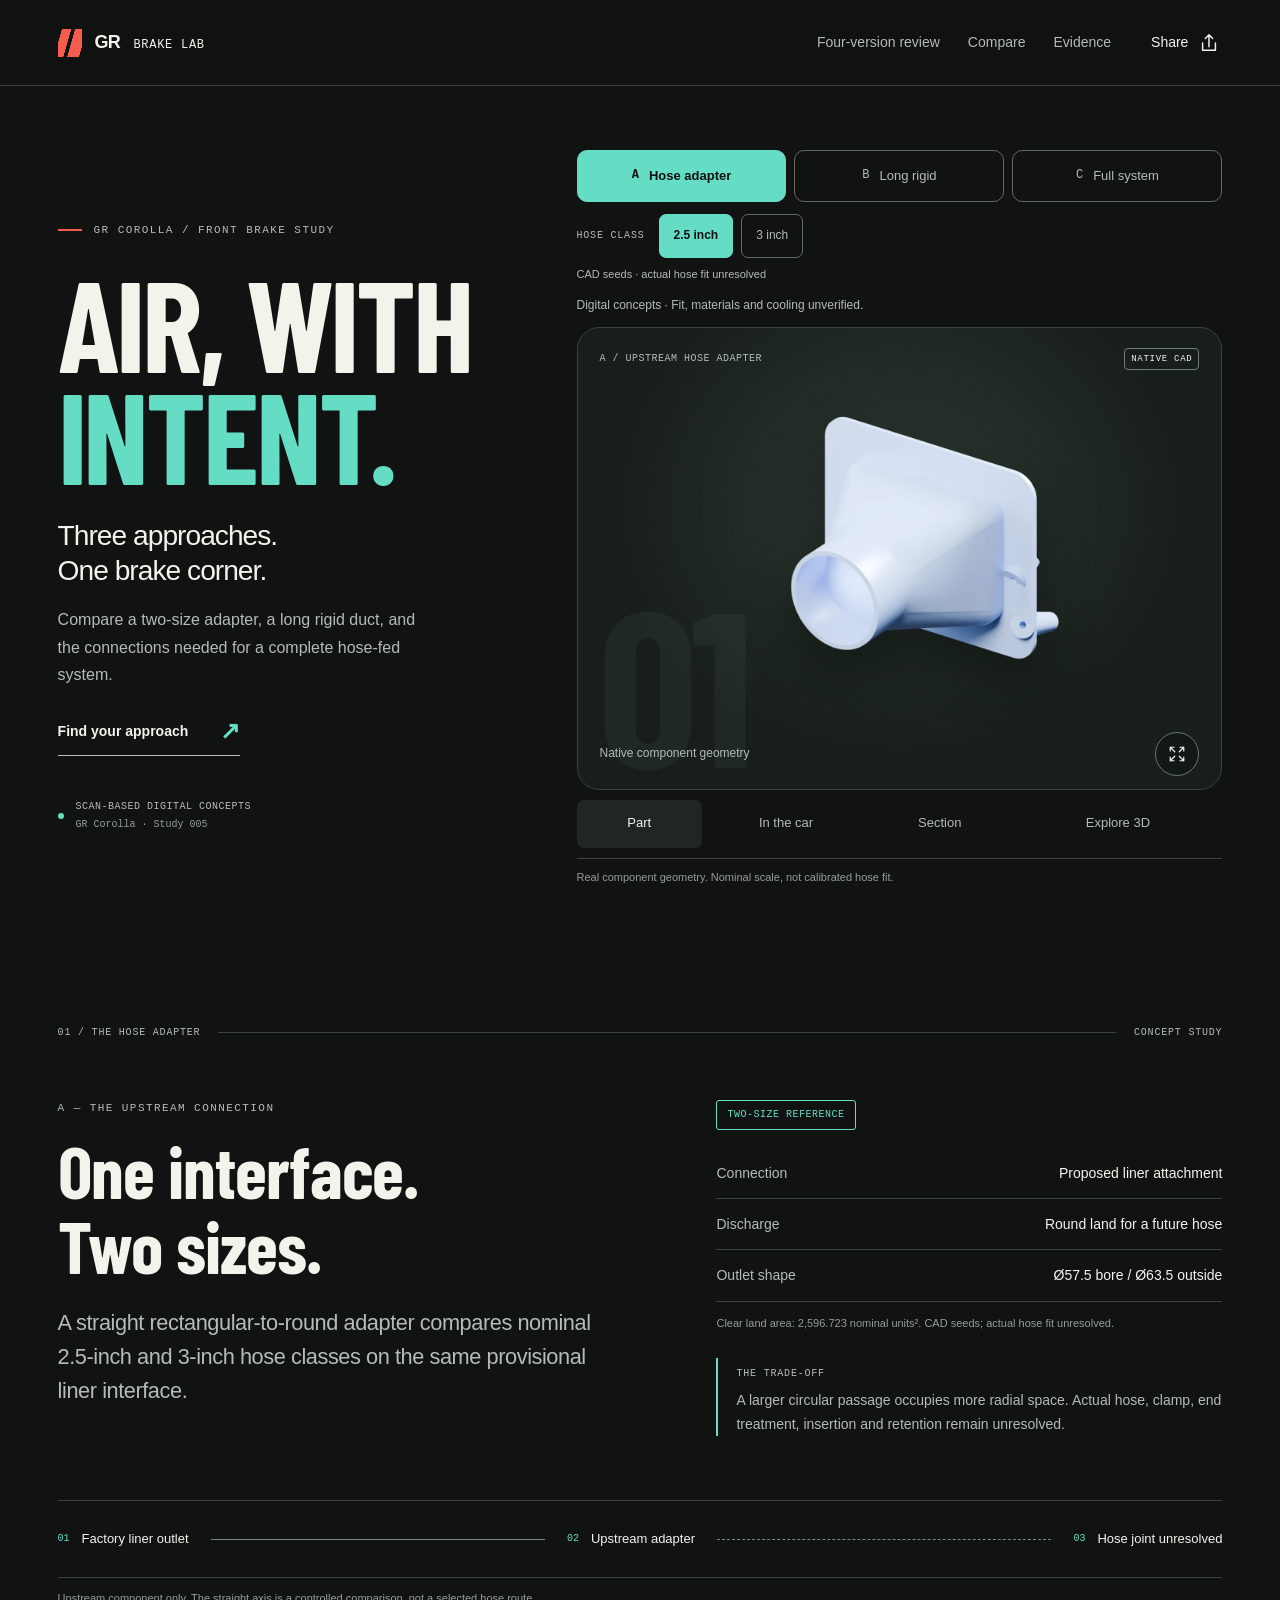
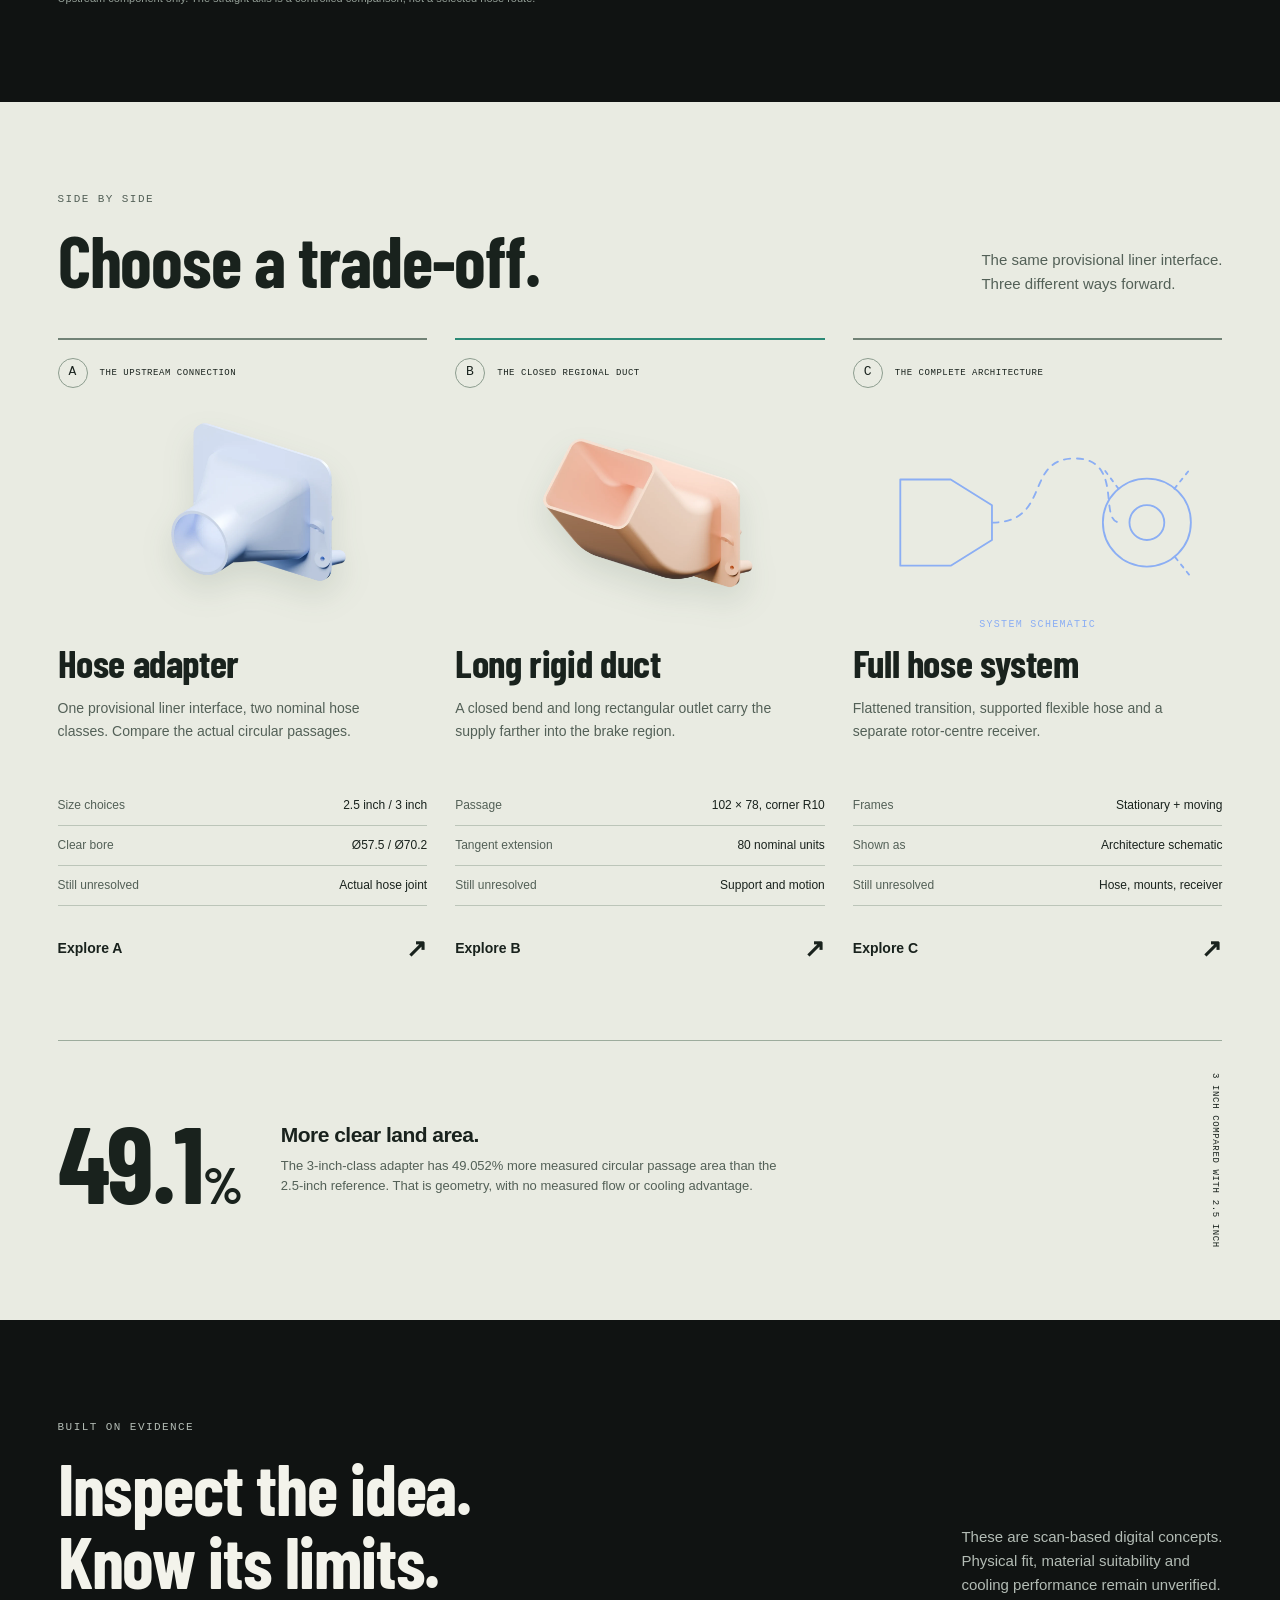
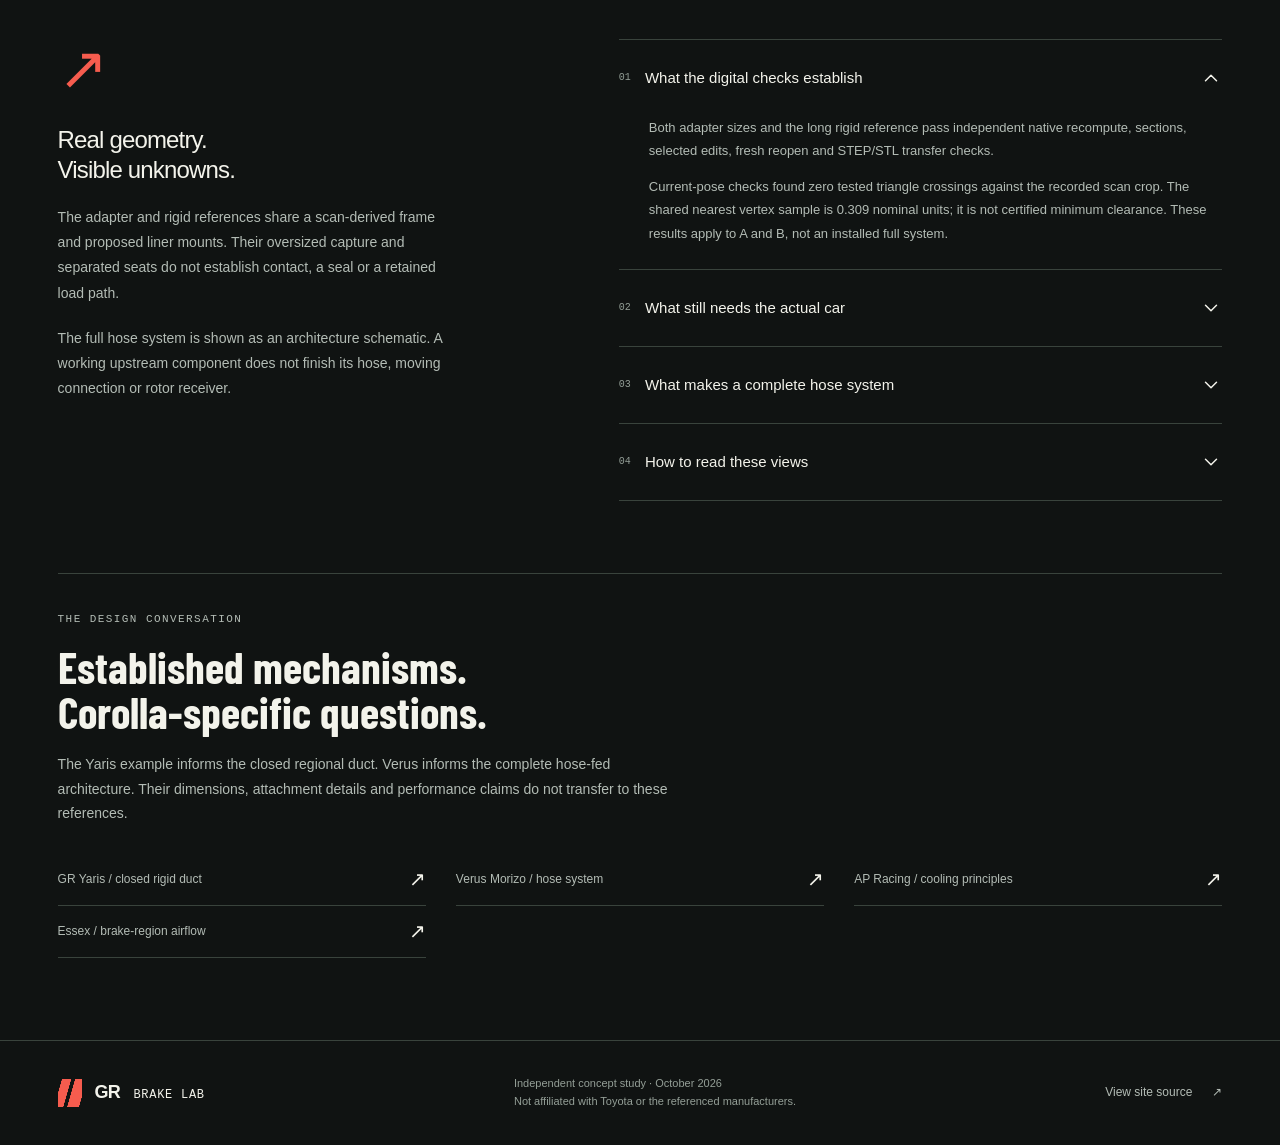
<file: earlier-concepts.html>
<!doctype html>
<html lang="en">
<head>
  <meta charset="utf-8">
  <meta name="viewport" content="width=device-width, initial-scale=1, viewport-fit=cover">
  <meta name="theme-color" content="#101312">
  <meta name="description" content="Explore three scan-based GR Corolla brake-cooling concepts. Two native CAD approaches, a full-system schematic, and an honest look at the trade-offs.">
  <meta property="og:title" content="GR Brake Lab — Air, with intent.">
  <meta property="og:description" content="A two-size hose adapter, a long rigid duct, and the complete hose-system architecture.">
  <meta property="og:type" content="website">
  <meta property="og:url" content="https://barsnbolts.github.io/gr-corolla-brake-lab/">
  <meta property="og:image" content="https://barsnbolts.github.io/gr-corolla-brake-lab/assets/r005-a-2p5-context.webp">
  <link rel="icon" href="favicon.svg" type="image/svg+xml">
  <link rel="preload" as="font" href="assets/vendor/barlow-condensed-700.ttf" type="font/ttf" crossorigin>
  <link rel="preload" as="image" href="assets/r005-a-2p5-poster.webp">
  <link rel="stylesheet" href="styles.css">
  <script src="app.js" defer></script>
  <title>GR Brake Lab — Three Cooling Concepts</title>
</head>
<body>
  <a class="skip-link" href="#concepts">Skip to the concepts</a>
  <div class="read-progress" aria-hidden="true"><span></span></div>
  <header class="site-header">
    <a class="wordmark" href="#top" aria-label="GR Brake Lab home"><span class="brand-stripes" aria-hidden="true"></span><strong>GR <span>BRAKE LAB</span></strong></a>
    <nav aria-label="Main navigation"><a href="review.html">Four-version review</a><a href="#compare">Compare</a><a href="#evidence">Evidence</a><button class="share-button" type="button" id="share"><span>Share</span><svg viewBox="0 0 24 24" aria-hidden="true"><path d="M12 16V3m-4 4 4-4 4 4M5 12v8h14v-8"/></svg></button></nav>
  </header>
  <main id="top">
    <section class="hero shell" aria-labelledby="hero-title">
      <div class="hero-intro">
        <p class="eyebrow reveal"><span class="tiny-line"></span> GR COROLLA / FRONT BRAKE STUDY</p>
        <h1 id="hero-title" class="reveal">AIR, WITH<br><span>INTENT.</span></h1>
        <p class="hero-deck reveal">Three approaches.<br> One brake corner.</p>
        <p class="hero-description reveal">Compare a two-size adapter, a long rigid duct, and the connections needed for a complete hose-fed system.</p>
        <a class="text-link reveal" href="#concepts">Find your approach <span aria-hidden="true">↗</span></a>
        <div class="study-stamp reveal"><span class="status-dot" aria-hidden="true"></span><span>SCAN-BASED DIGITAL CONCEPTS<br><small>GR Corolla · Study 005</small></span></div>
      </div>
      <div class="explorer" id="concepts">
        <div class="option-tabs" role="tablist" aria-label="Cooling concept">
          <button type="button" role="tab" id="tab-a" aria-controls="concept-stage" aria-selected="true" tabindex="0" data-option="a"><span>A</span><span>Hose adapter</span></button>
          <button type="button" role="tab" id="tab-b" aria-controls="concept-stage" aria-selected="false" tabindex="-1" data-option="b"><span>B</span><span>Long rigid</span></button>
          <button type="button" role="tab" id="tab-c" aria-controls="concept-stage" aria-selected="false" tabindex="-1" data-option="c"><span>C</span><span>Full system</span></button>
        </div>
        <div id="size-controls" class="size-controls" role="group" aria-label="Nominal hose size"><span>HOSE CLASS</span><button type="button" id="size-2p5" data-size="2p5" aria-pressed="true">2.5 inch</button><button type="button" id="size-3" data-size="3" aria-pressed="false">3 inch</button><small>CAD seeds · actual hose fit unresolved</small></div>
        <p class="concept-status">Digital concepts · Fit, materials and cooling unverified.</p>
        <div class="stage" id="concept-stage" role="tabpanel" aria-labelledby="tab-a" tabindex="0" data-view="part">
          <div class="stage-topline"><span id="stage-label">A / UPSTREAM HOSE ADAPTER</span><span class="stage-tag" id="stage-tag">NATIVE CAD</span></div>
          <span class="stage-index" aria-hidden="true" id="stage-index">01</span>
          <div class="media-wrap" id="media-wrap"><img id="concept-image" src="assets/r005-a-2p5-poster.webp" width="1200" height="1000" alt="Two-and-a-half-inch-class rectangular-to-round upstream adapter with a straight land and proposed liner mounts." fetchpriority="high"><div id="system-diagram" class="system-diagram" hidden data-diagram-view="part"><svg class="system-svg" viewBox="0 0 720 270" role="img" aria-labelledby="system-svg-title system-svg-desc"><title id="system-svg-title">Full hose-system architecture — schematic</title><desc id="system-svg-desc">Factory feed and flattened transition are stationary. A supported flexible hose spans relative motion to a separate nonrotating rotor-centre receiver. Dashed hose route and receiver mounts are unresolved.</desc><defs><marker id="flow-arrow" viewBox="0 0 10 10" refX="8" refY="5" markerWidth="5" markerHeight="5" orient="auto"><path d="M1 1 9 5 1 9"/></marker></defs><path class="frame-boundary" d="M430 20V245"/><text x="36" y="35" class="frame-label">BODY / LINER FRAME</text><text x="458" y="35" class="frame-label">MOVING FRAME</text><g class="diagram-feed"><rect x="28" y="94" width="90" height="106" rx="15"/><path d="M48 110v74m20-74v74m20-74v74"/><path class="diagram-link" d="M118 147h30" marker-end="url(#flow-arrow)"/><circle cx="73" cy="226" r="14"/><text x="73" y="232" class="diagram-number">1</text></g><g class="diagram-transition"><path d="M160 94h55l64 30v46l-64 30h-55z"/><path d="M172 112h39l51 24v20l-51 26h-39z"/><circle cx="213" cy="226" r="14"/><text x="213" y="232" class="diagram-number">2</text></g><g class="diagram-hose"><path class="unknown-route" d="M282 147C340 147 322 92 383 92S446 175 493 147"/><path class="support-mark" d="M323 119l-8-20m69-19V60m76 83 16-15"/><circle cx="385" cy="226" r="14"/><text x="385" y="232" class="diagram-number">3</text></g><g class="diagram-receiver"><circle cx="596" cy="145" r="73"/><circle cx="596" cy="145" r="32"/><path d="M525 126h-28v38h28m49-85 11 31m46-21-17 27m43 28-28 2m8 45-23-23m-33 38 7-28"/><path class="unknown-route" d="m546 83-19-22m126 27 20-20m-19 125 21 18"/><circle cx="596" cy="244" r="14"/><text x="596" y="250" class="diagram-number">4</text></g></svg><ol class="system-legend"><li><span>01</span><div><strong>Factory feed</strong><small>Existing inside-wheel-well supply</small></div></li><li><span>02</span><div><strong>Flattened transition</strong><small>Capture, seal and retention to resolve</small></div></li><li><span>03</span><div><strong>Supported flex hose</strong><small>Dashed route across relative motion</small></div></li><li><span>04</span><div><strong>Rotor-centre receiver</strong><small>Dashed mounts and throat access unknown</small></div></li></ol><p class="system-detail" id="system-detail">Architecture only. Hose route, supports and receiver geometry are unresolved.</p></div><div id="model-slot" hidden></div></div>
          <div class="stage-bottomline"><span id="view-caption">Original component geometry</span><button id="expand-image" class="icon-button" type="button" aria-label="Enlarge current CAD view"><svg viewBox="0 0 24 24" aria-hidden="true"><path d="M8 3H3v5m13-5h5v5M3 16v5h5m13-5v5h-5M3 3l6 6m12-6-6 6M3 21l6-6m12 6-6-6"/></svg></button></div>
          <div id="model-controls" class="model-controls" hidden><button type="button" id="rotate-model" aria-pressed="false">Auto-rotate</button><button type="button" id="reset-model">Reset view</button></div>
          <div id="media-status" class="media-status" role="status" aria-live="polite"></div>
        </div>
        <div class="view-tabs" role="group" aria-label="View type"><button type="button" data-view="part" aria-pressed="true">Part</button><button type="button" data-view="context" aria-pressed="false">In the car</button><button type="button" data-view="section" aria-pressed="false">Section</button><button type="button" id="view-interactive" data-view="3d" aria-pressed="false"><svg viewBox="0 0 24 24" aria-hidden="true"><path d="m12 3 9 5v9l-9 5-9-5V8l9-5Zm-9 5 9 5 9-5m-9 5v9m-5-17 9 5"/></svg>Explore 3D</button></div>
        <p class="media-note" id="media-note">Real geometry. Presentation colours. Nominal scale, not calibrated fit.</p>
      </div>
    </section>

    <section class="concept-story shell" aria-labelledby="concept-title">
      <div class="section-marker"><span id="story-number">01 / THE HOSE ADAPTER</span><span class="marker-rule"></span><span>CONCEPT STUDY</span></div>
      <div class="story-grid">
        <div><p class="eyebrow" id="concept-kicker">A — UPSTREAM HOSE ADAPTER</p><h2 id="concept-title">One interface.<br>Two sizes.</h2><p class="large-copy" id="concept-description">A straight rectangular-to-round adapter compares nominal 2.5-inch and 3-inch hose classes on the same provisional liner interface.</p></div>
        <div class="story-details"><span class="recommendation" id="recommendation">TWO-SIZE REFERENCE</span><dl class="spec-list"><div><dt>Connection</dt><dd id="spec-mount">Proposed liner attachment</dd></div><div><dt>Discharge</dt><dd id="spec-route">Round land for a future hose</dd></div><div><dt>Outlet shape</dt><dd id="spec-outlet">Ø57.5 bore / Ø63.5 outside</dd></div></dl><p class="spec-note" id="spec-note">Nominal, uncalibrated CAD values. Hose class does not define actual spigot fit.</p><div class="tradeoff"><span>THE TRADE-OFF</span><p id="concept-tradeoff">A larger passage occupies more radial space. Actual hose, clamp, end treatment and retention remain unresolved.</p></div></div>
      </div>
      <div class="connection-diagram" aria-label="Conceptual connection, not simulated airflow"><div class="connection-node"><span>01</span><strong>Factory liner outlet</strong></div><span class="connection-line" aria-hidden="true"></span><div class="connection-node"><span>02</span><strong id="connection-part">Upstream adapter</strong></div><span class="connection-line is-open" aria-hidden="true"></span><div class="connection-node"><span>03</span><strong id="connection-end">Hose joint unresolved</strong></div></div>
      <p class="diagram-note" id="diagram-note">Concept connection only. No mechanical bridge to the moving brake assembly.</p>
    </section>

    <section class="comparison-section" id="compare" aria-labelledby="compare-title">
      <div class="shell"><div class="section-heading reveal"><div><p class="eyebrow">SIDE BY SIDE</p><h2 id="compare-title">Choose a trade-off.</h2></div><p>The same provisional liner interface.<br>Three different ways forward.</p></div>
        <div class="comparison-grid">
          <article class="comparison-card reveal" data-theme="a"><div class="card-top"><span class="option-letter">A</span><span>THE UPSTREAM CONNECTION</span></div><img src="assets/r005-a-2p5-poster.webp" width="1200" height="1000" loading="lazy" alt="Rectangular-to-round upstream hose adapter."><h3>Hose adapter</h3><p>One provisional liner interface, two nominal hose classes. Compare the actual circular passages.</p><dl><div><dt>Size choices</dt><dd>2.5 inch / 3 inch</dd></div><div><dt>Clear bore</dt><dd>Ø57.5 / Ø70.2</dd></div><div><dt>Still unresolved</dt><dd>Actual hose joint</dd></div></dl><button type="button" class="card-link" data-select="a">Explore A <span aria-hidden="true">↗</span></button></article>
          <article class="comparison-card reveal" data-theme="b"><div class="card-top"><span class="option-letter">B</span><span>THE CLOSED REGIONAL DUCT</span></div><img src="assets/r005-b-poster.webp" width="1200" height="1000" loading="lazy" alt="Long curved enclosed rigid duct with rectangular free outlet."><h3>Long rigid duct</h3><p>A closed bend and long rectangular outlet carry the supply farther into the brake region.</p><dl><div><dt>Passage</dt><dd>102 × 78, corner R10</dd></div><div><dt>Tangent extension</dt><dd>80 nominal units</dd></div><div><dt>Still unresolved</dt><dd>Support and motion</dd></div></dl><button type="button" class="card-link" data-select="b">Explore B <span aria-hidden="true">↗</span></button></article>
          <article class="comparison-card reveal" data-theme="c"><div class="card-top"><span class="option-letter">C</span><span>THE COMPLETE ARCHITECTURE</span></div><div class="card-schematic" role="img" aria-label="Schematic of transition, flexible hose and separate receiver; unresolved route and mounts"><svg viewBox="0 0 360 240" aria-hidden="true"><path d="M30 90h55l45 28v38l-45 28H30z"/><path stroke-dasharray="7 7" d="M130 137c65 0 35-70 90-70s25 70 50 70"/><circle cx="299" cy="137" r="48"/><circle cx="299" cy="137" r="19"/><path stroke-dasharray="4 6" d="M268 100l-15-20m76 20 16-20m-15 95 16 20"/></svg><span>SYSTEM SCHEMATIC</span></div><h3>Full hose system</h3><p>Flattened transition, supported flexible hose and a separate rotor-centre receiver.</p><dl><div><dt>Frames</dt><dd>Stationary + moving</dd></div><div><dt>Shown as</dt><dd>Architecture schematic</dd></div><div><dt>Still unresolved</dt><dd>Hose, mounts, receiver</dd></div></dl><button type="button" class="card-link" data-select="c">Explore C <span aria-hidden="true">↗</span></button></article>
        </div>
        <div class="geometry-fact reveal"><span class="fact-number">49.1<span>%</span></span><div><h3>More clear land area.</h3><p>The 3-inch-class adapter has 49.052% more measured circular passage area than the 2.5-inch reference. That is geometry, with no measured flow or cooling advantage.</p></div><span class="fact-label">3 INCH COMPARED WITH 2.5 INCH</span></div>
      </div>
    </section>

    <section class="evidence-section shell" id="evidence" aria-labelledby="evidence-title"><div class="section-heading reveal"><div><p class="eyebrow">BUILT ON EVIDENCE</p><h2 id="evidence-title">Inspect the idea.<br>Know its limits.</h2></div><p>These are scan-based digital concepts.<br>Physical fit, material suitability and<br>cooling performance remain unverified.</p></div>
      <div class="evidence-grid"><div class="evidence-lead reveal"><span class="evidence-symbol" aria-hidden="true">↗</span><h3>Real geometry.<br>Visible unknowns.</h3><p>The adapter and rigid references share a scan-derived frame and proposed liner mounts. Their oversized capture and separated seats do not establish contact, a seal or a retained load path.</p><p>The full hose system is shown as an architecture schematic. A working upstream component does not finish its hose, moving connection or rotor receiver.</p></div><div class="evidence-details">
        <details open><summary><span>01</span>What the digital checks establish<svg viewBox="0 0 24 24" aria-hidden="true"><path d="M6 9l6 6 6-6"/></svg></summary><div><p>Both adapter sizes and the long rigid reference pass independent native recompute, sections, selected edits, fresh reopen and STEP/STL transfer checks.</p><p>Current-pose checks found zero tested triangle crossings against the recorded scan crop. The shared nearest vertex sample is 0.309 nominal units; it is not certified minimum clearance. These results apply to A and B, not an installed full system.</p></div></details>
        <details><summary><span>02</span>What still needs the actual car<svg viewBox="0 0 24 24" aria-hidden="true"><path d="M6 9l6 6 6-6"/></svg></summary><div><p>Physical calibration, liner sealing and backside support, fastener retention, the installed wheel and tyre, full steering and suspension motion, and material/process/heat suitability remain unresolved.</p><p>The wheel is absent from the scan. Reflected geometry does not verify the other side. No prototype, installation or cooling result is approved by these checks.</p></div></details>
        <details><summary><span>03</span>What makes a complete hose system<svg viewBox="0 0 24 24" aria-hidden="true"><path d="M6 9l6 6 6-6"/></svg></summary><div><p>A selected hose and two retained joints, supports that allow motion without kinking or abrasion, and a separate nonrotating receiver with verified mounts and access to the rotor throat.</p><p>A rotor-face circle does not define that receiver. Product-specific bend-radius data do not establish continuous flex life, and a hose temperature label does not qualify a printed adapter.</p></div></details>
        <details><summary><span>04</span>How to read these views<svg viewBox="0 0 24 24" aria-hidden="true"><path d="M6 9l6 6 6-6"/></svg></summary><div><p>A and B show real component CAD. “In the car” uses one recorded scan pose; “Section” is a diagnostic cut. Interactive 3D shows only the component.</p><p>Every C view is a schematic. Dashed lines mark unresolved hose routing and receiver mounts. Arrows describe connections, not simulated airflow. Dimensions remain nominal and uncalibrated.</p></div></details>
      </div></div>
      <div class="sources-block reveal"><p class="eyebrow">THE DESIGN CONVERSATION</p><h3>Established mechanisms.<br>Corolla-specific questions.</h3><p>The Yaris example informs the closed regional duct. Verus informs the complete hose-fed architecture. Their dimensions, attachment details and performance claims do not transfer to these references.</p><div class="source-links"><a href="https://cults3d.com/en/3d-model/various/gr-yaris-brake-cooling-duct" target="_blank" rel="noopener noreferrer">GR Yaris / closed rigid duct <span aria-hidden="true">↗</span></a><a href="https://www.verus-engineering.com/shop/morizo-brake-cooling-kit-toyota-gr-corolla-5125" target="_blank" rel="noopener noreferrer">Verus Morizo / hose system <span aria-hidden="true">↗</span></a><a href="https://apracing.com/race-car/brake-discs/disc-cooling" target="_blank" rel="noopener noreferrer">AP Racing / cooling principles <span aria-hidden="true">↗</span></a><a href="https://www.essexparts.com/news-blog/do-i-need-brake-ducts-on-my-track-car" target="_blank" rel="noopener noreferrer">Essex / brake-region airflow <span aria-hidden="true">↗</span></a></div></div>
    </section>
  </main>
  <footer class="site-footer shell"><a class="wordmark" href="#top"><span class="brand-stripes" aria-hidden="true"></span><strong>GR <span>BRAKE LAB</span></strong></a><p>Independent concept study · October 2026<br>Not affiliated with Toyota or the referenced manufacturers.</p><a href="https://github.com/barsnbolts/gr-corolla-brake-lab" target="_blank" rel="noopener noreferrer">View site source <span aria-hidden="true">↗</span></a></footer>
  <p id="announcement" class="sr-only" role="status" aria-live="polite"></p>
  <dialog id="image-dialog" aria-label="Enlarged component view"><button type="button" class="dialog-close" aria-label="Close enlarged view">Close <span aria-hidden="true">×</span></button><img id="dialog-image" alt=""><p id="dialog-caption"></p></dialog>
  <dialog id="share-dialog" aria-labelledby="share-title"><button type="button" class="dialog-close" aria-label="Close share dialog">Close <span aria-hidden="true">×</span></button><h2 id="share-title">Take the idea with you.</h2><p>Copy this link to reopen the selected concept and view.</p><label for="share-url">Shareable link</label><input id="share-url" type="url" readonly><button type="button" id="copy-link" class="primary-button">Copy link</button><p id="share-status" role="status"></p></dialog>
  <noscript><p class="noscript">The comparison and evidence remain available below. Enable JavaScript to switch views and explore interactive 3D.</p></noscript>
</body>
</html>
</file>
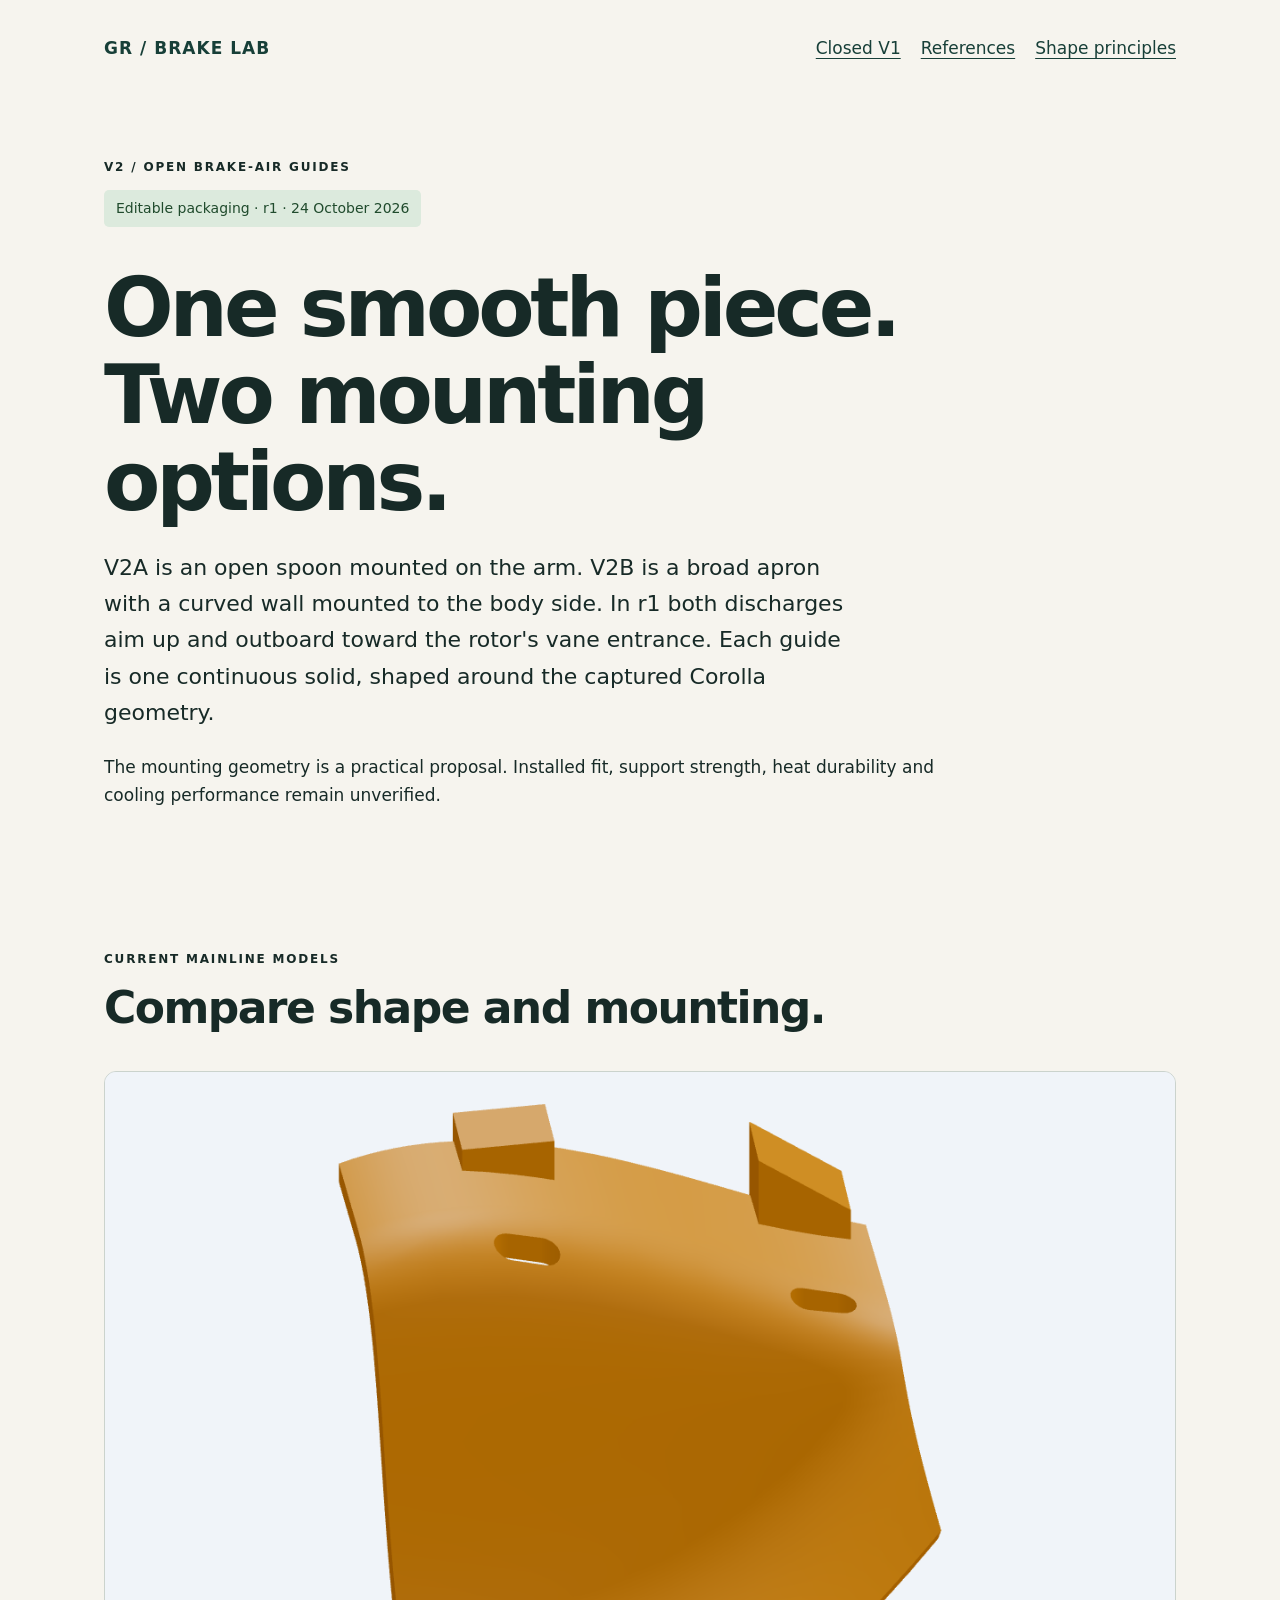
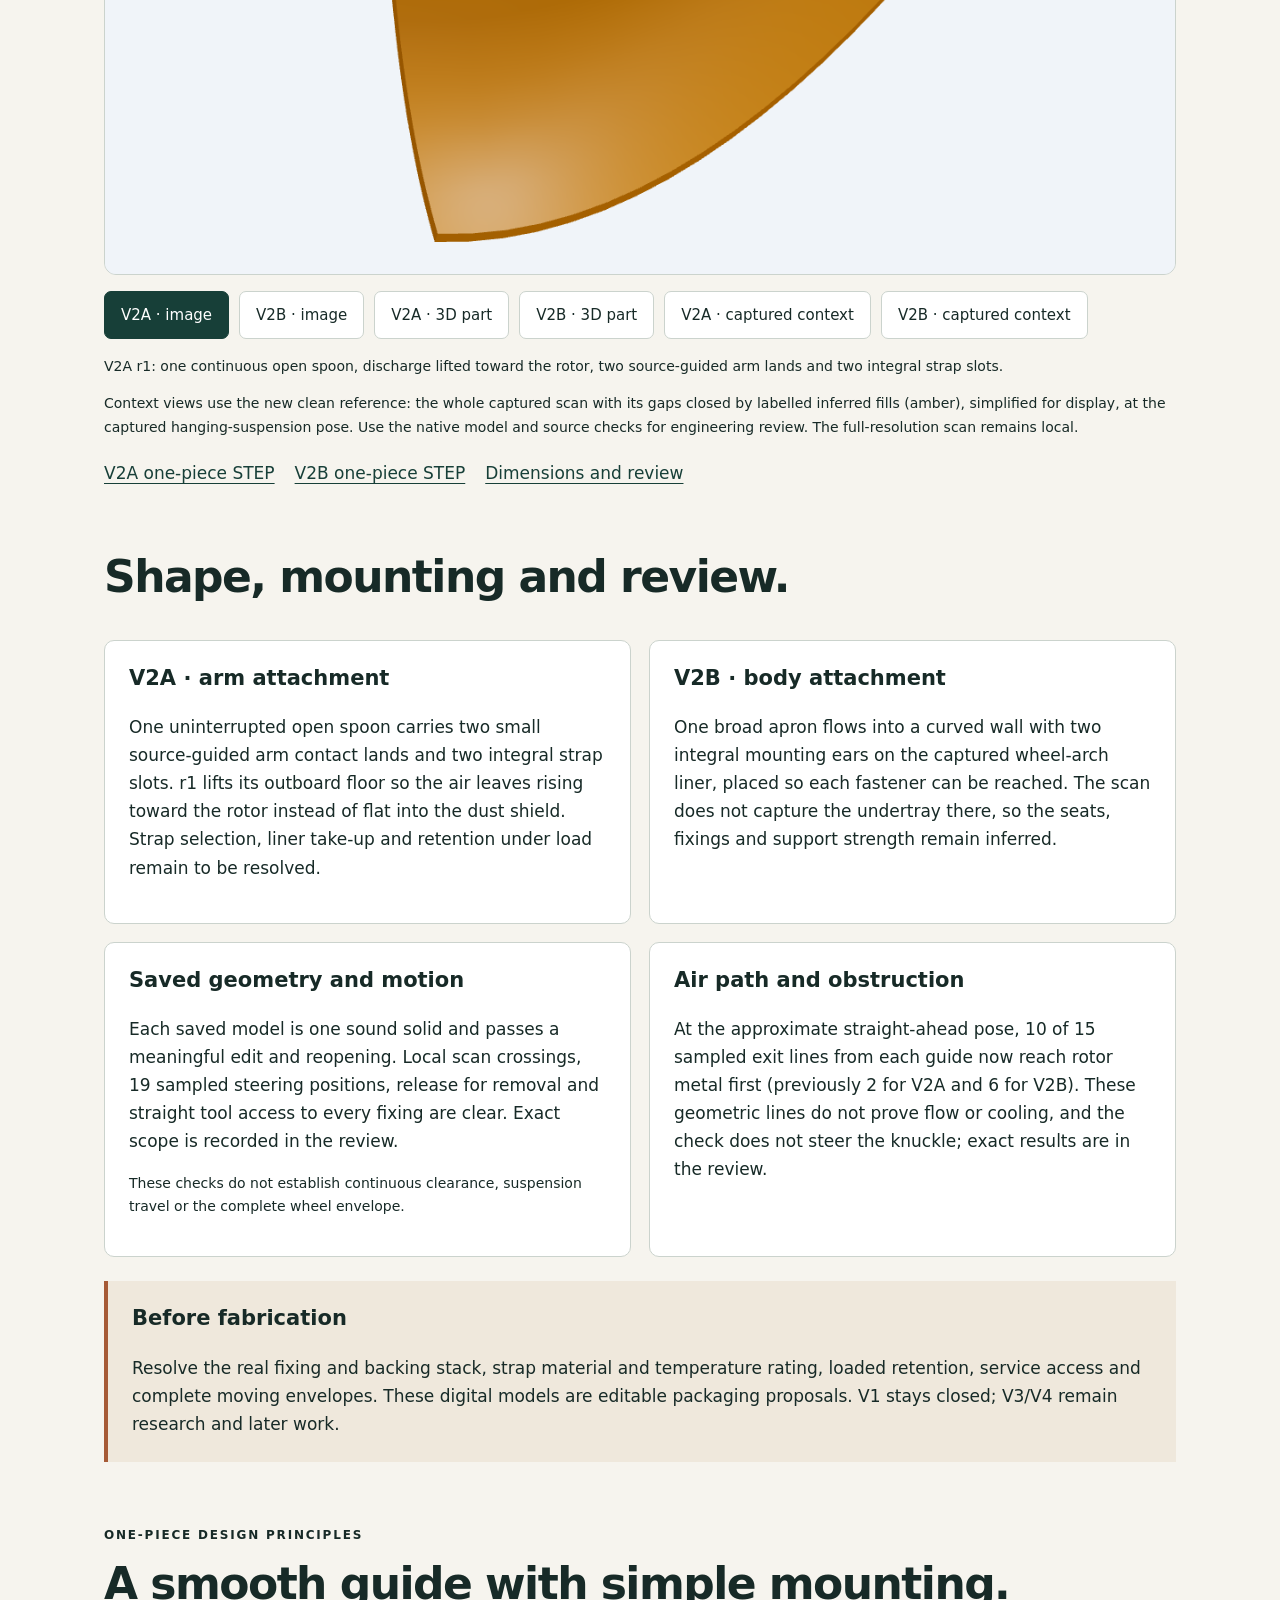
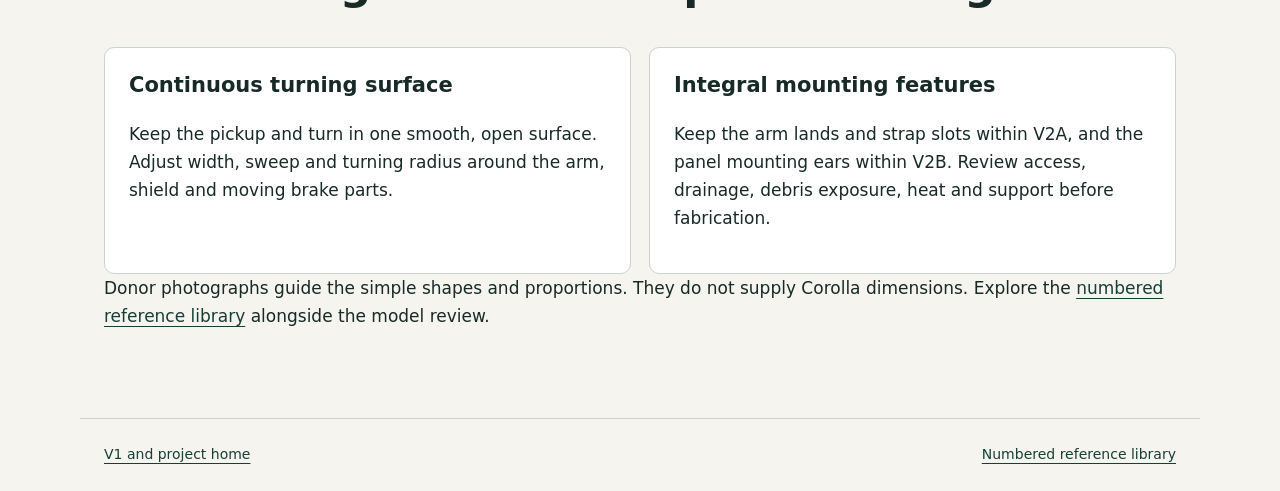
<file: v2.html>
<!doctype html>
<html lang="en">
<head><meta charset="utf-8"><meta name="viewport" content="width=device-width,initial-scale=1"><meta name="theme-color" content="#173f38"><title>V2 packaging · GR Brake Lab</title><link rel="icon" href="favicon.svg"><link rel="stylesheet" href="current.css"><script src="current.js?v=claude-r1-20261024" defer></script></head>
<body data-asset-version="claude-r1-20261024">
<a class="skip" href="#main">Skip to models</a>
<header><a class="brand" href="index.html">GR / BRAKE LAB</a><nav aria-label="Main"><a href="index.html#model">Closed V1</a><a href="review.html#V2-01">References</a><a href="#directions">Shape principles</a></nav></header>
<main id="main">
<section class="hero"><p class="eyebrow">V2 / OPEN BRAKE-AIR GUIDES</p><p class="badge">Editable packaging · r1 · 24 October 2026</p><h1>One smooth piece.<br>Two mounting options.</h1><p class="lead">V2A is an open spoon mounted on the arm. V2B is a broad apron with a curved wall mounted to the body side. In r1 both discharges aim up and outboard toward the rotor's vane entrance. Each guide is one continuous solid, shaped around the captured Corolla geometry.</p><p>The mounting geometry is a practical proposal. Installed fit, support strength, heat durability and cooling performance remain unverified.</p></section>
<section id="model" aria-labelledby="model-title"><p class="eyebrow">CURRENT MAINLINE MODELS</p><h2 id="model-title">Compare shape and mounting.</h2>
<div class="viewer"><img id="poster" src="assets/current/v2a.png?v=claude-r1-20261024" width="1200" height="900" alt="V2A continuous open spoon with two small arm contact lands and two integral strap slots"><div id="model-slot" hidden></div></div>
<div class="controls" aria-label="Candidate views">
<button data-image="v2a" aria-pressed="true">V2A · image</button><button data-image="v2b" aria-pressed="false">V2B · image</button>
<button data-model="v2a" aria-pressed="false">V2A · 3D part</button><button data-model="v2b" aria-pressed="false">V2B · 3D part</button>
<button data-model="v2a-context" aria-pressed="false">V2A · captured context</button><button data-model="v2b-context" aria-pressed="false">V2B · captured context</button>
</div><p id="media-status" role="status">V2A r1: one continuous open spoon, discharge lifted toward the rotor, two source-guided arm lands and two integral strap slots.</p>
<div id="play-controls" hidden><button id="play" aria-pressed="false">Play steering</button><label for="timeline">Steering position</label><input id="timeline" type="range" min="0" max="10" step="0.05" value="0"></div>
<p class="caption">Context views use the new clean reference: the whole captured scan with its gaps closed by labelled inferred fills (amber), simplified for display, at the captured hanging-suspension pose. Use the native model and source checks for engineering review. The full-resolution scan remains local.</p>
<div class="links"><a href="assets/current/v2a.step?v=claude-r1-20261024" download>V2A one-piece STEP</a><a href="assets/current/v2b.step?v=claude-r1-20261024" download>V2B one-piece STEP</a><a href="assets/current/v2-review.md">Dimensions and review</a></div></section>
<section id="checks"><h2>Shape, mounting and review.</h2><div class="grid">
<article><h3>V2A · arm attachment</h3><p>One uninterrupted open spoon carries two small source-guided arm contact lands and two integral strap slots. r1 lifts its outboard floor so the air leaves rising toward the rotor instead of flat into the dust shield. Strap selection, liner take-up and retention under load remain to be resolved.</p></article>
<article><h3>V2B · body attachment</h3><p>One broad apron flows into a curved wall with two integral mounting ears on the captured wheel-arch liner, placed so each fastener can be reached. The scan does not capture the undertray there, so the seats, fixings and support strength remain inferred.</p></article>
<article><h3>Saved geometry and motion</h3><p>Each saved model is one sound solid and passes a meaningful edit and reopening. Local scan crossings, 19 sampled steering positions, release for removal and straight tool access to every fixing are clear. Exact scope is recorded in the review.</p><p class="caption">These checks do not establish continuous clearance, suspension travel or the complete wheel envelope.</p></article>
<article><h3>Air path and obstruction</h3><p id="exit-review">At the approximate straight-ahead pose, 10 of 15 sampled exit lines from each guide now reach rotor metal first (previously 2 for V2A and 6 for V2B). These geometric lines do not prove flow or cooling, and the check does not steer the knuckle; exact results are in the review.</p></article>
</div><aside><h3>Before fabrication</h3><p>Resolve the real fixing and backing stack, strap material and temperature rating, loaded retention, service access and complete moving envelopes. These digital models are editable packaging proposals. V1 stays closed; V3/V4 remain research and later work.</p></aside></section>
<section id="directions"><p class="eyebrow">ONE-PIECE DESIGN PRINCIPLES</p><h2>A smooth guide with simple mounting.</h2><div class="grid">
<article><h3>Continuous turning surface</h3><p>Keep the pickup and turn in one smooth, open surface. Adjust width, sweep and turning radius around the arm, shield and moving brake parts.</p></article>
<article><h3>Integral mounting features</h3><p>Keep the arm lands and strap slots within V2A, and the panel mounting ears within V2B. Review access, drainage, debris exposure, heat and support before fabrication.</p></article>
</div><p>Donor photographs guide the simple shapes and proportions. They do not supply Corolla dimensions. Explore the <a href="review.html#V2-01">numbered reference library</a> alongside the model review.</p></section>
</main><footer><a href="index.html">V1 and project home</a><a href="review.html">Numbered reference library</a></footer>
</body></html>
</file>
<file: current.css>
:root{color-scheme:light;--ink:#172a27;--green:#173f38;--paper:#f6f4ee;--line:#cbd3cd}*{box-sizing:border-box}html{scroll-behavior:smooth;scroll-padding-top:24px}body{margin:0;background:var(--paper);color:var(--ink);font:17px/1.65 system-ui,sans-serif}a{color:var(--green);text-underline-offset:4px}header,main,footer{max-width:1120px;margin:auto;padding:24px}header,nav,.links,footer{display:flex;gap:20px;align-items:center;justify-content:space-between;flex-wrap:wrap}nav a,.brand{padding:10px 0}.brand{font-weight:850;letter-spacing:.06em;text-decoration:none}.skip{position:absolute;top:-80px;background:white;padding:12px;z-index:5}.skip:focus{top:0}h1,h2,h3,p{margin-top:0}h1{font-size:clamp(44px,7vw,82px);line-height:1.06;letter-spacing:-.05em;margin:24px 0}h2{font-size:clamp(29px,4vw,44px);line-height:1.2;letter-spacing:-.035em}h3{font-size:21px;line-height:1.3}.hero{padding:38px 0 60px;max-width:850px}.eyebrow{font-size:12px;font-weight:800;letter-spacing:.15em}.badge{display:inline-block;padding:7px 12px;background:#dceadd;color:#204b2d;border-radius:5px;font-size:14px}.lead{font-size:22px;max-width:740px}.links{justify-content:flex-start;margin:20px 0}.button,button,.controls a{display:inline-flex;align-items:center;justify-content:center;min-height:48px;padding:10px 16px;border:1px solid var(--line);border-radius:7px;background:white;color:var(--ink);font:inherit;font-size:15px;cursor:pointer;text-decoration:none}.button,button[aria-pressed=true]{background:var(--green);color:white;border-color:var(--green)}button:hover,.controls a:hover{border-color:var(--green)}:focus-visible{outline:3px solid #b94b23;outline-offset:4px}section{margin-bottom:64px}.section-title{display:flex;justify-content:space-between;gap:20px;align-items:end}.section-title>span,.caption,#media-status{font-size:14px}.viewer{background:#eaf0f4;border:1px solid var(--line);border-radius:12px;overflow:hidden;aspect-ratio:4/3;position:relative}.viewer img{width:100%;height:100%;object-fit:contain}.viewer #model-slot{position:absolute;inset:0}model-viewer{display:block;width:100%;height:100%}.controls{display:flex;flex-wrap:wrap;gap:10px;margin:16px 0}.grid{display:grid;grid-template-columns:1fr 1fr;gap:18px}.grid article{background:white;border:1px solid var(--line);border-radius:10px;padding:24px}.number{display:block;color:#8d4429;font-weight:800;margin-bottom:12px}aside{padding:24px;border-left:4px solid #a65a36;background:#efe8dc;margin-top:24px}aside p:last-child{margin-bottom:0}#play-controls{margin:14px 0}#play-controls label{margin:0 16px}input[type=range]{width:min(100%,440px);min-height:44px;vertical-align:middle}footer{border-top:1px solid var(--line);font-size:14px}[hidden]{display:none!important}@media(max-width:600px){header,main,footer{padding:18px}.hero{padding:20px 0 36px}.grid{grid-template-columns:1fr}.section-title{display:block}.section-title>span{display:block;margin-bottom:12px}.lead{font-size:19px}.controls button{flex:1 1 140px}.viewer{aspect-ratio:1/1}nav{gap:18px}section{margin-bottom:44px}}@media(prefers-reduced-motion:reduce){html{scroll-behavior:auto}}
</file>
<file: styles.css>
@font-face{font-family:Barlow;src:url('assets/vendor/barlow-condensed-700.ttf') format('truetype');font-weight:700;font-style:normal;font-display:swap}
:root{color-scheme:dark;--bg:#101312;--surface:#181e1b;--surface-2:#202723;--ink:#f3f3eb;--muted:#b3bcb5;--quiet:#949f97;--line:#39433c;--brand:#f65c4e;--accent:#65ddc5;--a:#65ddc5;--b:#f3aa71;--c:#8baef4;--gutter:clamp(20px,4.5vw,80px);--ease:cubic-bezier(.2,.75,.25,1);--display:Barlow,Impact,'Arial Narrow',sans-serif;--body:-apple-system,BlinkMacSystemFont,'Segoe UI',sans-serif;--mono:'SFMono-Regular',Consolas,monospace}
*{box-sizing:border-box}html{scroll-behavior:smooth;scroll-padding-top:100px}body{margin:0;background:var(--bg);color:var(--ink);font-family:var(--body);font-size:16px;line-height:1.6;-webkit-font-smoothing:antialiased}body:has(dialog[open]){overflow:hidden}button,a,input{-webkit-tap-highlight-color:transparent}button,input{font:inherit}button,a{touch-action:manipulation}button{cursor:pointer;color:inherit}a{color:inherit;text-decoration:none}button{border:0}button:disabled{cursor:default}img{display:block;max-width:100%}svg{width:22px;height:22px;fill:none;stroke:currentColor;stroke-width:1.6;stroke-linecap:round;stroke-linejoin:round;flex:none}[hidden]{display:none!important}::selection{background:var(--accent);color:var(--bg)}:focus-visible{outline:3px solid var(--ink);outline-offset:5px;border-radius:4px}h1,h2,h3,p{margin:0}h1,h2,h3{line-height:1.02}h2{font-family:var(--display);font-weight:700;font-size:clamp(48px,5.6vw,82px);letter-spacing:-.015em}button,a{transition:color .2s,background-color .2s,border-color .2s,opacity .2s}button:active,.primary-button:active{opacity:.7}.shell{max-width:1600px;padding-inline:var(--gutter);margin-inline:auto}.sr-only{position:absolute;width:1px;height:1px;padding:0;overflow:hidden;clip:rect(0,0,0,0);white-space:nowrap;border:0}.skip-link{position:fixed;top:10px;left:16px;z-index:50;transform:translateY(-150%);padding:12px 20px;background:var(--ink);color:var(--bg)}.skip-link:focus{transform:none}.read-progress{position:fixed;inset:0 0 auto;height:2px;z-index:40;pointer-events:none}.read-progress span{display:block;height:100%;background:var(--brand);transform-origin:left;transform:scaleX(0)}
.site-header{position:sticky;top:0;z-index:20;max-width:1600px;margin:auto;display:flex;align-items:center;justify-content:space-between;gap:16px;min-height:86px;padding:calc(16px + env(safe-area-inset-top,0px)) var(--gutter) 16px;background:rgba(16,19,18,.94);border-bottom:1px solid var(--line);-webkit-backdrop-filter:blur(16px);backdrop-filter:blur(16px)}.wordmark{display:inline-flex;align-items:center;gap:13px;min-height:44px;flex:none}.wordmark strong{font-size:18px;letter-spacing:-.04em}.wordmark strong span{font-family:var(--mono);font-size:12px;letter-spacing:.06em;margin-left:9px;font-weight:500}.brand-stripes{position:relative;width:24px;height:28px;display:inline-block;background:linear-gradient(106deg,transparent 0 12%,var(--brand) 13% 41%,transparent 42% 53%,var(--brand) 54% 90%,transparent 91%)}.site-header nav{display:flex;align-items:center;gap:28px}.site-header nav>a{font-size:14px;min-height:44px;display:flex;align-items:center;color:var(--muted)}.site-header nav>a:hover{color:var(--ink)}.share-button{display:flex;align-items:center;gap:10px;background:transparent;min-height:44px;padding:0 2px 0 12px;font-size:14px}.share-button:hover{color:var(--accent)}
.hero{display:grid;grid-template-columns: .84fr 1.16fr;gap:clamp(28px,4vw,72px);align-items:center;padding-top:64px;padding-bottom:72px;min-height:760px}.eyebrow{display:flex;align-items:center;gap:12px;font-family:var(--mono);font-size:11px;font-weight:500;letter-spacing:.13em;line-height:1.7;text-transform:uppercase;color:var(--muted)}.tiny-line{display:inline-block;width:24px;height:2px;background:var(--brand)}h1{font-family:var(--display);font-size:clamp(90px,10vw,160px);line-height:.87;letter-spacing:-.025em;margin:28px 0 28px;font-weight:700}h1>span{color:var(--accent)}.hero-deck{font-size:clamp(23px,2.2vw,32px);font-weight:500;letter-spacing:-.035em;line-height:1.25}.hero-description{max-width:365px;color:var(--muted);margin-top:18px;font-size:16px;line-height:1.7}.text-link{display:inline-flex;gap:32px;align-items:center;min-height:48px;margin-top:20px;border-bottom:1px solid var(--muted);font-size:14px;font-weight:600}.text-link span{font-size:24px;color:var(--accent);transition:transform .25s var(--ease)}.text-link:hover span{transform:translate(3px,-3px)}.study-stamp{display:flex;align-items:center;gap:12px;margin-top:42px;color:var(--muted);font-family:var(--mono);font-size:10px;letter-spacing:.05em;line-height:1.8}.study-stamp small{font-size:10px;color:var(--quiet);letter-spacing:0}.status-dot{height:6px;width:6px;border-radius:50%;background:var(--accent);flex:none}
.explorer{min-width:0;scroll-margin-top:110px;--accent:var(--a)}.option-tabs{display:grid;grid-template-columns:repeat(3,1fr);gap:8px;margin-bottom:12px}.option-tabs button{display:flex;align-items:center;justify-content:center;gap:10px;min-height:52px;background:transparent;border:1px solid #626b65;border-radius:10px;font-size:13px;color:var(--muted);padding:8px}.option-tabs button>span:first-child{font-family:var(--mono);font-size:12px}.option-tabs button[aria-selected=true]{background:var(--accent);border-color:var(--accent);color:var(--bg);font-weight:600}.option-tabs button:not([aria-selected=true]):hover{border-color:var(--ink);color:var(--ink)}.stage{position:relative;min-width:0;background:radial-gradient(ellipse at 50% 38%,#2c3831 0,transparent 65%),#181e1b;border:1px solid var(--line);border-radius:22px;overflow:hidden;isolation:isolate}.stage::before{content:'';position:absolute;inset:0;z-index:-1;background-image:radial-gradient(#8eaa9d38 .7px,transparent .7px);background-size:22px 22px;mask-image:linear-gradient(black,transparent 88%);-webkit-mask-image:linear-gradient(black,transparent 88%)}.stage-topline,.stage-bottomline{position:absolute;left:22px;right:22px;display:flex;align-items:center;justify-content:space-between;gap:12px;font-family:var(--mono);font-size:10px;letter-spacing:.05em;z-index:3;color:var(--muted);pointer-events:none}.stage-topline{top:20px}.stage-tag{font-size:9px;letter-spacing:.08em;border:1px solid #6f7e73;border-radius:4px;padding:3px 6px;color:var(--ink)}.stage-index{position:absolute;left:20px;bottom:15px;font-family:var(--display);font-size:220px;line-height:.85;letter-spacing:-.03em;color:#6f8f7e18;pointer-events:none}.media-wrap{height:clamp(360px,36vw,530px);position:relative;display:flex;align-items:center;justify-content:center;padding:35px 0}.media-wrap>img{width:100%;height:100%;object-fit:contain;position:relative;z-index:1;filter:drop-shadow(0 26px 24px #050a0770)}.stage[data-view=context] .media-wrap,.stage[data-view=section] .media-wrap{padding:42px 12px 40px}.stage[data-view=context] .media-wrap>img,.stage[data-view=section] .media-wrap>img{border-radius:8px;filter:none}.stage-bottomline{bottom:13px;letter-spacing:0;font-family:var(--body);font-size:12px}.icon-button{display:flex;align-items:center;justify-content:center;width:44px;min-height:44px;background:#101712b8;border:1px solid #67766d;border-radius:50%;pointer-events:auto;color:var(--ink)}.icon-button:hover{background:var(--surface-2);border-color:var(--ink)}.icon-button svg{width:18px;height:18px}.view-tabs{display:grid;grid-template-columns:.9fr 1.15fr 1fr 1.5fr;gap:4px;border-bottom:1px solid var(--line);padding:10px 0}.view-tabs button{font-size:13px;min-height:48px;padding:8px 4px;background:transparent;display:flex;gap:7px;justify-content:center;align-items:center;border-radius:7px;color:var(--muted)}.view-tabs button svg{width:18px;height:18px}.view-tabs button[aria-pressed=true]{background:var(--surface-2);color:var(--ink)}.view-tabs button:hover{color:var(--accent)}.media-note{font-size:11px;color:var(--quiet);margin-top:10px;min-height:36px;line-height:1.6}.media-status{position:absolute;left:24px;right:24px;top:52px;color:var(--ink);font-size:13px;text-align:center;z-index:4;pointer-events:none}.media-status:not(:empty){background:#101312e8;padding:10px;border:1px solid var(--line);border-radius:8px}#model-slot{position:absolute;inset:20px 0 30px;z-index:2}model-viewer{width:100%;height:100%;background:transparent;--progress-bar-color:var(--accent);--progress-bar-height:2px;touch-action:pan-y}.model-controls{position:absolute;left:20px;bottom:70px;z-index:5;display:flex;gap:8px}.model-controls button{background:var(--bg);padding:10px 13px;border:1px solid #67766d;border-radius:8px;font-size:12px;min-height:44px}.model-controls button[aria-pressed=true]{background:var(--accent);color:var(--bg)}.model-controls button:disabled{opacity:.55}
.concept-story{padding-top:48px;padding-bottom:94px}.section-marker{display:flex;gap:18px;align-items:center;font-family:var(--mono);font-size:10px;letter-spacing:.08em;color:var(--muted)}.marker-rule{flex:1;border-bottom:1px solid var(--line)}.story-grid{display:grid;grid-template-columns:1.1fr 1fr;gap:clamp(35px,8vw,130px);padding-top:58px}.story-grid h2{margin:16px 0 24px;font-size:clamp(52px,5.7vw,84px);max-width:620px}.large-copy{font-size:clamp(18px,1.7vw,22px);line-height:1.55;letter-spacing:-.02em;max-width:560px;color:var(--muted)}.recommendation{display:inline-block;font-family:var(--mono);font-size:10px;letter-spacing:.05em;color:var(--accent);padding:6px 10px;border:1px solid currentColor;border-radius:3px;margin-bottom:18px}.spec-list{margin:0}.spec-list>div{display:flex;gap:18px;justify-content:space-between;padding:14px 0;border-bottom:1px solid var(--line);font-size:14px}.spec-list dt{color:var(--muted)}.spec-list dd{margin:0;text-align:right;max-width:65%}.spec-note{font-size:11px;line-height:1.65;color:var(--quiet);margin-top:12px}.tradeoff{border-left:2px solid var(--accent);padding-left:18px;margin-top:26px}.tradeoff>span{font-family:var(--mono);font-size:10px;letter-spacing:.08em;color:var(--muted)}.tradeoff p{font-size:14px;color:var(--muted);line-height:1.65;margin-top:6px}.connection-diagram{display:flex;gap:22px;align-items:center;margin-top:64px;padding:28px 0;border-top:1px solid var(--line);border-bottom:1px solid var(--line)}.connection-node{display:flex;gap:12px;align-items:center}.connection-node>span{font-family:var(--mono);color:var(--accent);font-size:10px}.connection-node strong{font-size:13px;font-weight:500;max-width:210px}.connection-line{flex:1;min-width:28px;border-top:1px solid #778b7e}.connection-line.is-open{border-top-style:dashed}.diagram-note{margin-top:12px;font-size:11px;color:var(--quiet)}
.comparison-section{background:#e9ebe2;color:#19221d;padding:88px 0 72px;--ink:#19221d;--muted:#536057;--line:#bcc5b9;--quiet:#536057}.section-heading{display:flex;justify-content:space-between;align-items:flex-end;gap:32px;margin-bottom:42px}.section-heading .eyebrow{margin-bottom:14px}.section-heading>p{font-size:15px;color:var(--muted);max-width:360px;line-height:1.6}.comparison-grid{display:grid;grid-template-columns:repeat(3,minmax(0,1fr));gap:28px}.comparison-card{border-top:2px solid #718276;min-width:0;display:flex;flex-direction:column}.comparison-card[data-theme=b]{border-color:#2c8976}.card-top{display:flex;align-items:center;gap:12px;margin-top:18px;font-family:var(--mono);font-size:9px;letter-spacing:.06em}.option-letter{font-size:13px;border:1px solid #8d9d8f;width:30px;height:30px;display:flex;align-items:center;justify-content:center;border-radius:50%}.comparison-card>img{width:100%;height:255px;object-fit:contain;filter:drop-shadow(0 15px 15px #304c3920);transition:transform .6s var(--ease)}.comparison-card:hover>img{transform:translateY(-5px) rotate(-1deg)}.comparison-card h3{font-family:var(--display);font-size:39px;font-weight:700;margin-bottom:14px;letter-spacing:-.01em}.comparison-card>p{font-size:14px;line-height:1.65;color:var(--muted);min-height:69px;max-width:350px}.comparison-card dl{font-size:12px;margin:20px 0 14px}.comparison-card dl>div{display:flex;justify-content:space-between;align-items:flex-start;gap:10px;padding:10px 0;border-bottom:1px solid var(--line)}.comparison-card dt{color:var(--muted)}.comparison-card dd{text-align:right;margin:0;max-width:60%}.card-link{display:flex;align-items:center;justify-content:space-between;min-height:48px;width:100%;background:transparent;color:var(--ink);padding:8px 0;font-size:14px;font-weight:600;margin-top:auto}.card-link>span{font-size:25px}.card-link:hover{color:#136553}.geometry-fact{display:grid;grid-template-columns:auto 1fr auto;align-items:center;gap:40px;margin-top:64px;border-top:1px solid #9dac9d;padding-top:32px}.fact-number{font-family:var(--display);font-size:108px;line-height:1;letter-spacing:-.02em;white-space:nowrap}.fact-number>span{font-size:52px}.geometry-fact h3{font-size:21px;letter-spacing:-.025em;margin-bottom:10px}.geometry-fact p{max-width:520px;font-size:13px;color:var(--muted)}.fact-label{font-family:var(--mono);font-size:9px;letter-spacing:.07em;writing-mode:vertical-rl}
.evidence-section{padding-top:98px;padding-bottom:82px}.evidence-grid{display:grid;grid-template-columns:.85fr 1.15fr;gap:clamp(40px,9vw,140px)}.evidence-symbol{font-size:60px;color:var(--brand);line-height:1;display:inline-block;margin-bottom:26px}.evidence-lead h3{font-size:24px;font-weight:500;line-height:1.25;letter-spacing:-.035em}.evidence-lead>p{font-size:14px;line-height:1.8;color:var(--muted);margin-top:20px;max-width:390px}.evidence-details details{border-top:1px solid var(--line)}.evidence-details details:last-child{border-bottom:1px solid var(--line)}summary{list-style:none;cursor:pointer;display:flex;align-items:center;gap:14px;min-height:76px;font-size:15px;font-weight:500;padding:15px 0}summary::-webkit-details-marker{display:none}summary>span{font-family:var(--mono);font-size:10px;color:var(--quiet)}summary svg{margin-left:auto;flex:none;transition:transform .25s var(--ease)}details[open] summary svg{transform:rotate(180deg)}details>div{padding:0 0 24px 30px}details p{font-size:13px;color:var(--muted);line-height:1.8;max-width:580px}details p+p{margin-top:12px}.sources-block{border-top:1px solid var(--line);margin-top:72px;padding-top:36px}.sources-block h3{font-family:var(--display);font-size:44px;margin:16px 0 18px}.sources-block>p:not(.eyebrow){max-width:620px;font-size:14px;color:var(--muted);line-height:1.75}.source-links{display:grid;grid-template-columns:repeat(3,1fr);gap:0 30px;margin-top:28px}.source-links>a{font-size:12px;min-height:52px;display:flex;align-items:center;justify-content:space-between;gap:10px;border-bottom:1px solid var(--line);color:var(--muted)}.source-links>a:hover{color:var(--accent)}.source-links span{font-size:20px;color:var(--ink)}.site-footer{display:flex;align-items:center;justify-content:space-between;gap:30px;border-top:1px solid var(--line);padding-top:30px;padding-bottom:calc(30px + env(safe-area-inset-bottom,0px))}.site-footer p{font-size:11px;color:var(--quiet)}.site-footer>a:last-child{font-size:12px;color:var(--muted);min-height:44px;display:flex;align-items:center;gap:20px}
dialog{color:var(--ink);border:1px solid #67766d;background:var(--bg);border-radius:20px;max-width:min(92vw,1180px);max-height:90dvh;padding:24px;box-shadow:0 20px 100px #0009}dialog::backdrop{background:#050a09df;-webkit-backdrop-filter:blur(10px);backdrop-filter:blur(10px)}.dialog-close{display:flex;align-items:center;justify-content:flex-end;gap:15px;min-height:44px;margin-left:auto;padding:0 0 12px 12px;background:transparent;font-size:13px}.dialog-close>span{font-size:26px}.dialog-close:hover{color:var(--accent)}#image-dialog{width:min(92vw,1180px)}#image-dialog>img{width:100%;height:65dvh;object-fit:contain;background:var(--surface);border-radius:10px}#dialog-caption{font-size:12px;color:var(--muted);margin-top:14px}#share-dialog{width:min(92vw,500px);padding:24px 28px 28px}#share-dialog h2{font-size:44px;margin:12px 0 16px}#share-dialog p{font-size:14px;color:var(--muted)}#share-dialog label{display:block;font-size:12px;margin:22px 0 8px}#share-url{width:100%;padding:14px;border:1px solid #718076;border-radius:8px;background:var(--surface);color:var(--ink);font-size:14px;min-height:48px}.primary-button{background:var(--accent);color:var(--bg);font-weight:600;padding:14px 24px;min-height:50px;border-radius:8px;width:100%;margin-top:12px}#share-status{min-height:24px;margin-top:12px}.noscript{padding:20px;text-align:center;border-top:1px solid var(--line)}.js .reveal{opacity:0;transform:translateY(20px);transition:opacity .7s var(--ease),transform .7s var(--ease)}.js .reveal.is-visible{opacity:1;transform:none}
@media(min-width:1600px){.site-header{border-inline:1px solid var(--line)}}
@media(max-width:1050px){.site-header nav{gap:18px}.hero{gap:30px;min-height:680px;padding-top:48px}.hero .eyebrow{font-size:9px}.hero h1{font-size:112px}.media-wrap{height:410px}.hero-deck{font-size:26px}.hero-description{font-size:15px}.comparison-grid{gap:20px}.comparison-card h3{font-size:34px}.comparison-card>img{height:215px}.geometry-fact{gap:24px}.story-grid{gap:48px}.evidence-grid{gap:48px}.stage-topline{font-size:9px;left:16px;right:16px}.stage-tag{font-size:8px}.option-tabs button{font-size:12px;gap:7px}}
@media(max-width:760px){:root{--gutter:24px}.site-header{min-height:72px;padding-top:calc(10px + env(safe-area-inset-top,0px));padding-bottom:10px}.site-header nav{gap:12px}.site-header nav>a:nth-child(2){display:none}.wordmark{gap:10px}.wordmark strong{font-size:17px}.wordmark strong span{font-size:10px;margin-left:7px}.site-header nav>a,.share-button{font-size:12px}.share-button{gap:8px;padding-left:4px}.share-button svg{width:20px}.hero{grid-template-columns:1fr;gap:38px;padding-top:42px;padding-bottom:28px;min-height:0;align-items:start}.hero-intro{position:relative}.hero .eyebrow{font-size:9px}.hero h1{font-size:clamp(84px,21vw,138px);margin:26px 0 25px;line-height:.87}.hero-deck{font-size:22px;position:static;max-width:none}.hero-deck br{display:none}.hero-intro>.hero-description{display:none}.hero-intro>.study-stamp{display:none}.hero-description{max-width:330px;font-size:14px;line-height:1.7}.text-link{font-size:13px;margin-top:16px;gap:26px}.study-stamp{margin-top:24px;font-size:9px}.study-stamp small{font-size:9px}.explorer{scroll-margin-top:90px}.option-tabs{gap:7px}.option-tabs button{font-size:12px;min-height:50px}.media-wrap{height:380px}.stage-topline{font-size:9px}.stage-index{font-size:190px}.stage{border-radius:18px}.stage-bottomline{left:17px;right:17px;font-size:11px}.view-tabs{padding:8px 0}.view-tabs button{font-size:12px;gap:5px}.view-tabs button svg{width:16px}.media-note{font-size:10px}.concept-story{padding-top:24px;padding-bottom:56px}.section-marker{font-size:8px;gap:10px}.story-grid{grid-template-columns:1fr;gap:30px;padding-top:34px}.story-grid h2{font-size:60px;max-width:500px;margin-bottom:18px}.large-copy{font-size:18px}.story-details{padding-top:4px}.recommendation{font-size:9px}.spec-list>div{font-size:13px}.tradeoff p{font-size:13px}.connection-diagram{gap:9px;margin-top:34px;padding:20px 0;align-items:flex-start}.connection-node{display:block;flex:1}.connection-node>span{display:block;margin-bottom:5px}.connection-node strong{font-size:11px;line-height:1.5;display:block}.connection-line{min-width:10px;margin-top:26px;flex:.4}.diagram-note{font-size:10px}.comparison-section{padding:56px 0}.section-heading{display:block;margin-bottom:32px}.section-heading h2{font-size:64px}.section-heading>p{font-size:14px;margin-top:20px}.comparison-grid{grid-template-columns:1fr;gap:34px}.comparison-card{display:grid;grid-template-columns:1fr 1fr;gap:0 18px}.card-top{grid-column:1/-1;font-size:8px}.comparison-card>img{grid-column:2;grid-row:2/5;align-self:center;height:240px;width:100%;transform:scale(1.16);pointer-events:none}.comparison-card h3{grid-column:1;grid-row:2;font-size:38px;margin:25px 0 14px}.comparison-card>p{grid-column:1;grid-row:3;font-size:13px;min-height:0}.comparison-card dl{grid-column:1/-1;margin:20px 0 8px;font-size:12px}.card-link{grid-column:1/-1;grid-row:6}.comparison-card:hover>img{transform:scale(1.16)}.geometry-fact{display:grid;grid-template-columns:auto 1fr;gap:16px;margin-top:42px;padding-top:24px}.fact-number{font-size:80px}.fact-number>span{font-size:36px}.geometry-fact h3{font-size:18px;line-height:1.2}.geometry-fact p{font-size:12px}.fact-label{writing-mode:horizontal-tb;grid-column:2;font-size:8px}.evidence-section{padding-top:60px;padding-bottom:50px}.evidence-grid{grid-template-columns:1fr;gap:32px}.evidence-lead{display:grid;grid-template-columns:40px 1fr;gap:0 15px}.evidence-symbol{grid-column:1;grid-row:1/3;font-size:45px}.evidence-lead h3{grid-column:2;font-size:24px}.evidence-lead>p{grid-column:2;max-width:none;font-size:13px;margin-top:15px}.evidence-lead>p:last-child{grid-column:1/-1;margin-top:20px}summary{font-size:14px;gap:10px;min-height:74px}details>div{padding-left:22px}.sources-block{margin-top:44px;padding-top:28px}.sources-block h3{font-size:40px}.sources-block>p:not(.eyebrow){font-size:13px}.source-links{grid-template-columns:1fr 1fr;gap:0 20px}.source-links>a{font-size:11px;line-height:1.4;min-height:62px}.site-footer{display:grid;grid-template-columns:1fr auto;gap:18px;padding-top:24px;padding-bottom:calc(24px + env(safe-area-inset-bottom,0px))}.site-footer p{grid-column:1/-1;grid-row:2;font-size:10px}.site-footer>a:last-child{font-size:10px;gap:7px}.site-footer .wordmark strong span{font-size:9px}.site-footer .brand-stripes{width:19px;height:24px}dialog{padding:16px;max-width:95vw;max-height:90dvh}#image-dialog{width:95vw}#image-dialog>img{height:65dvh}#share-dialog{padding:16px 20px 20px}}
@media(max-width:390px){:root{--gutter:18px}.wordmark strong span{font-size:9px;margin-left:5px}.brand-stripes{width:20px;height:25px}.site-header nav{gap:9px}.hero-deck{position:static;max-width:none;margin-top:0}.hero-deck br{display:none}.hero-description{margin-top:14px}.hero h1{font-size:88px}.hero{gap:30px;padding-top:34px}.media-wrap{height:340px}.stage-topline{left:14px;right:14px;font-size:8px}.option-tabs button{font-size:11px;gap:6px}.view-tabs button{font-size:11px}.comparison-card h3{font-size:34px}.comparison-card>img{height:225px}.fact-number{font-size:70px}.geometry-fact{gap:12px}.geometry-fact h3{font-size:16px}.geometry-fact p{font-size:11px}.section-heading h2{font-size:58px}}
@media(prefers-reduced-motion:reduce){html{scroll-behavior:auto}*,*::before,*::after{animation-duration:.01ms!important;animation-iteration-count:1!important;transition-duration:.01ms!important}.js .reveal{opacity:1;transform:none}.comparison-card:hover>img{transform:none}.comparison-card>img{transition:none}.read-progress{display:none}}

.concept-status{font-size:12px;line-height:1.6;color:var(--muted);margin:0 0 12px}

/* Text enlargement keeps controls and long display words inside the viewport. */
html{scroll-padding-top:calc(var(--header-height,86px) + 20px)}
.site-header{flex-wrap:wrap}.site-header nav{flex-wrap:wrap;min-width:0}
h1,h2,h3{overflow-wrap:anywhere}.hero-intro,.story-grid>div,.evidence-grid>div{min-width:0}
.option-tabs{grid-template-columns:repeat(3,minmax(0,1fr))}.option-tabs button{min-width:0}.option-tabs button>span:last-child{min-width:0;overflow-wrap:anywhere}
.view-tabs{grid-template-columns:minmax(0,.9fr) minmax(0,1.15fr) minmax(0,1fr) minmax(0,1.5fr)}.view-tabs button{min-width:0;flex-wrap:wrap;overflow-wrap:anywhere}
.connection-node{min-width:0;overflow-wrap:anywhere}.spec-list>div{flex-wrap:wrap}.spec-list dd{max-width:100%;margin-left:auto}
.explorer{scroll-margin-top:calc(var(--header-height,86px) + 20px)}
@media(max-width:760px){.comparison-card{grid-template-columns:repeat(2,minmax(0,1fr))}.geometry-fact{grid-template-columns:1fr}.fact-label{grid-column:1}.hero-deck{line-height:1.4}}

/* The system map has its own intrinsic height so enlarged text never overlaps it. */
button{min-height:44px;min-width:44px}
.size-controls{display:flex;align-items:center;gap:8px;flex-wrap:wrap;margin:0 0 12px;font-size:12px}
.size-controls>span{font-family:var(--mono);font-size:10px;letter-spacing:.08em;color:var(--muted);margin-right:6px}
.size-controls button{border:1px solid #626b65;border-radius:7px;padding:8px 14px;background:transparent;color:var(--muted)}
.size-controls button[aria-pressed=true]{background:var(--accent);color:var(--bg);border-color:var(--accent);font-weight:700}
.size-controls small{flex-basis:100%;font-size:11px;color:var(--muted)}
.stage[data-architecture=c] .media-wrap{height:auto;min-height:480px;padding:60px 0 58px}
.stage[data-architecture=c] .stage-index{opacity:.025}
.system-diagram{width:100%;padding:0 22px;position:relative;z-index:1}
.system-svg{width:100%;height:auto;max-height:190px;stroke:var(--accent);stroke-width:2;overflow:visible}
.system-svg .frame-boundary{stroke:var(--muted);stroke-dasharray:3 8;opacity:.7}
.system-svg .frame-label{fill:var(--muted);stroke:none;font:12px var(--mono);letter-spacing:1px}
.system-svg .unknown-route{stroke-dasharray:8 8;stroke-width:6}
.system-svg .diagram-number{fill:var(--ink);stroke:none;text-anchor:middle;font:16px var(--mono)}
.system-svg marker path{fill:var(--accent);stroke:none}
.system-svg .support-mark{stroke:var(--ink);stroke-width:3}
.system-legend{display:grid;grid-template-columns:1fr 1fr;gap:14px 16px;list-style:none;padding:18px 0;margin:0}
.system-legend li{display:flex;gap:9px;min-width:0;font-size:14px;line-height:1.35}
.system-legend li>span{font-family:var(--mono);font-size:11px;color:var(--accent);padding-top:2px}
.system-legend strong,.system-legend small{display:block}
.system-legend small{font-size:12px;line-height:1.5;color:var(--muted);margin-top:4px}
.system-detail{font-size:13px;line-height:1.6;color:var(--muted);border-top:1px solid var(--line);padding-top:14px;min-height:4em}
.system-diagram[data-diagram-view=context] .frame-boundary{stroke:var(--ink);stroke-width:3;opacity:1}
.system-diagram[data-diagram-view=section] .support-mark,.system-diagram[data-diagram-view=section] .unknown-route{stroke:var(--ink)}
.system-diagram[data-diagram-view=system] .unknown-route{stroke:var(--ink)}
.card-schematic{height:255px;display:flex;flex-direction:column;align-items:center;justify-content:center;color:var(--c)}
.card-schematic svg{width:100%;height:220px;stroke-width:2}
.card-schematic span{font-family:var(--mono);font-size:10px;letter-spacing:.13em}
@media(max-width:760px){.size-controls{gap:8px}.stage[data-architecture=c] .media-wrap{min-height:440px}.system-diagram{padding-inline:17px}.system-svg{max-height:155px}.system-legend{gap:16px 12px}.system-legend li{font-size:13px}.system-legend small{font-size:12px}.card-schematic{grid-column:2;grid-row:2/5;height:240px;align-self:center}.card-schematic svg{height:190px}.stage-tag{max-width:45%;text-align:center}.stage-topline{align-items:flex-start}.stage-topline>span:first-child{max-width:60%}.stage-bottomline{font-size:11px}}
@media(max-width:390px){.system-legend{grid-template-columns:1fr}.system-svg{max-height:145px}.stage[data-architecture=c] .media-wrap{min-height:550px}.size-controls>span{flex-basis:100%}}
</file>
